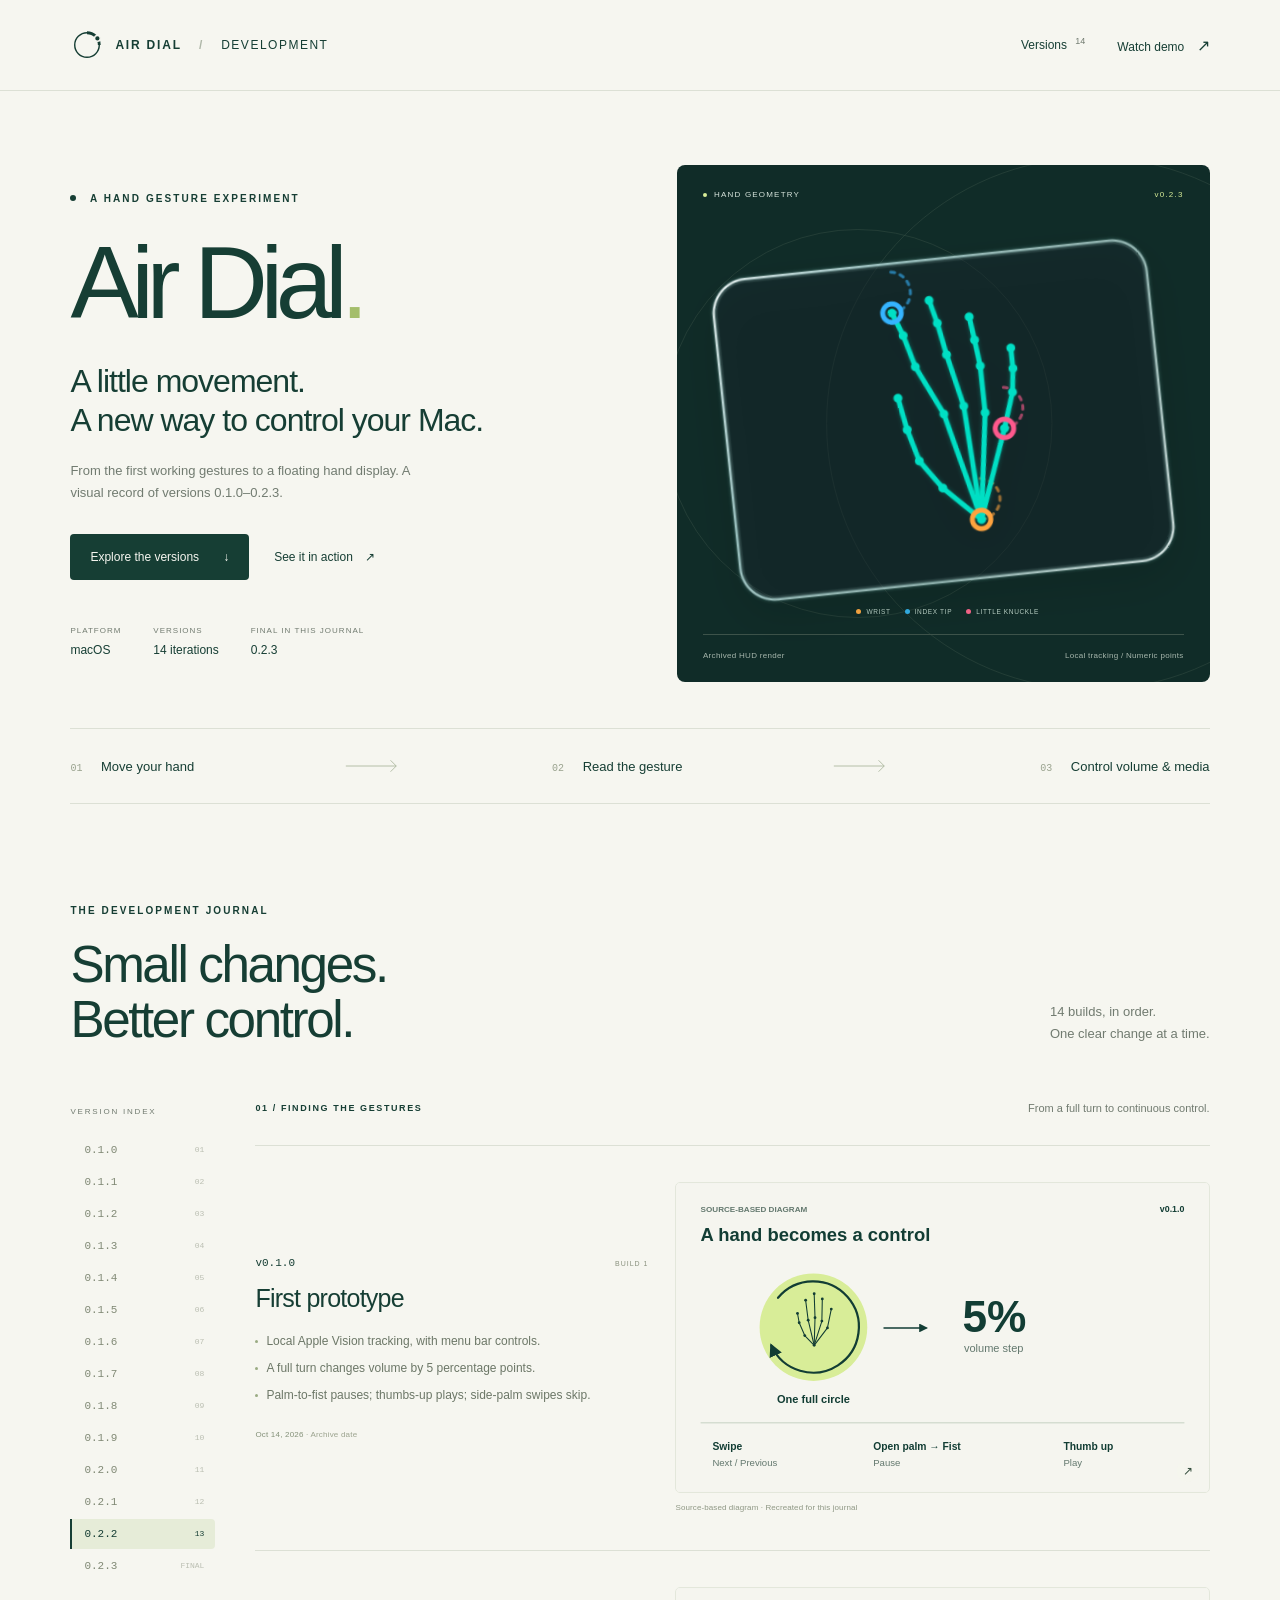
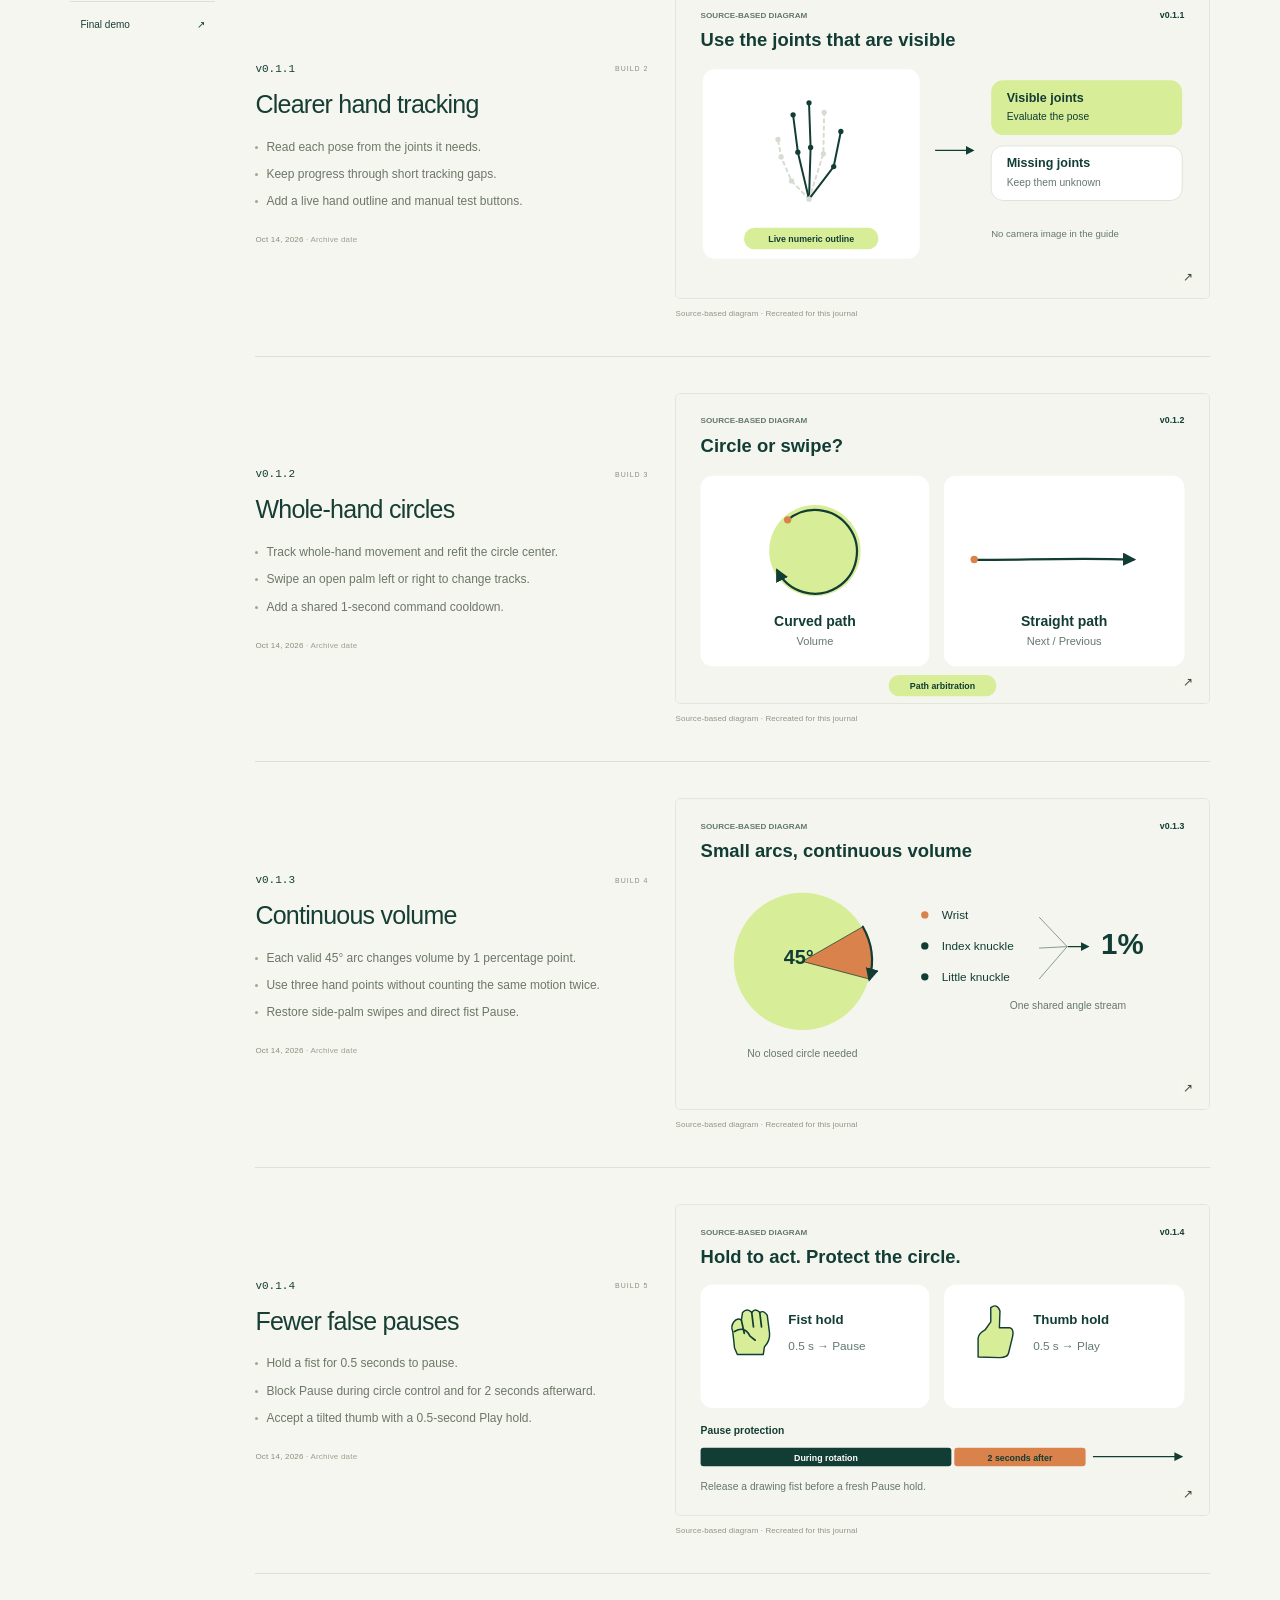
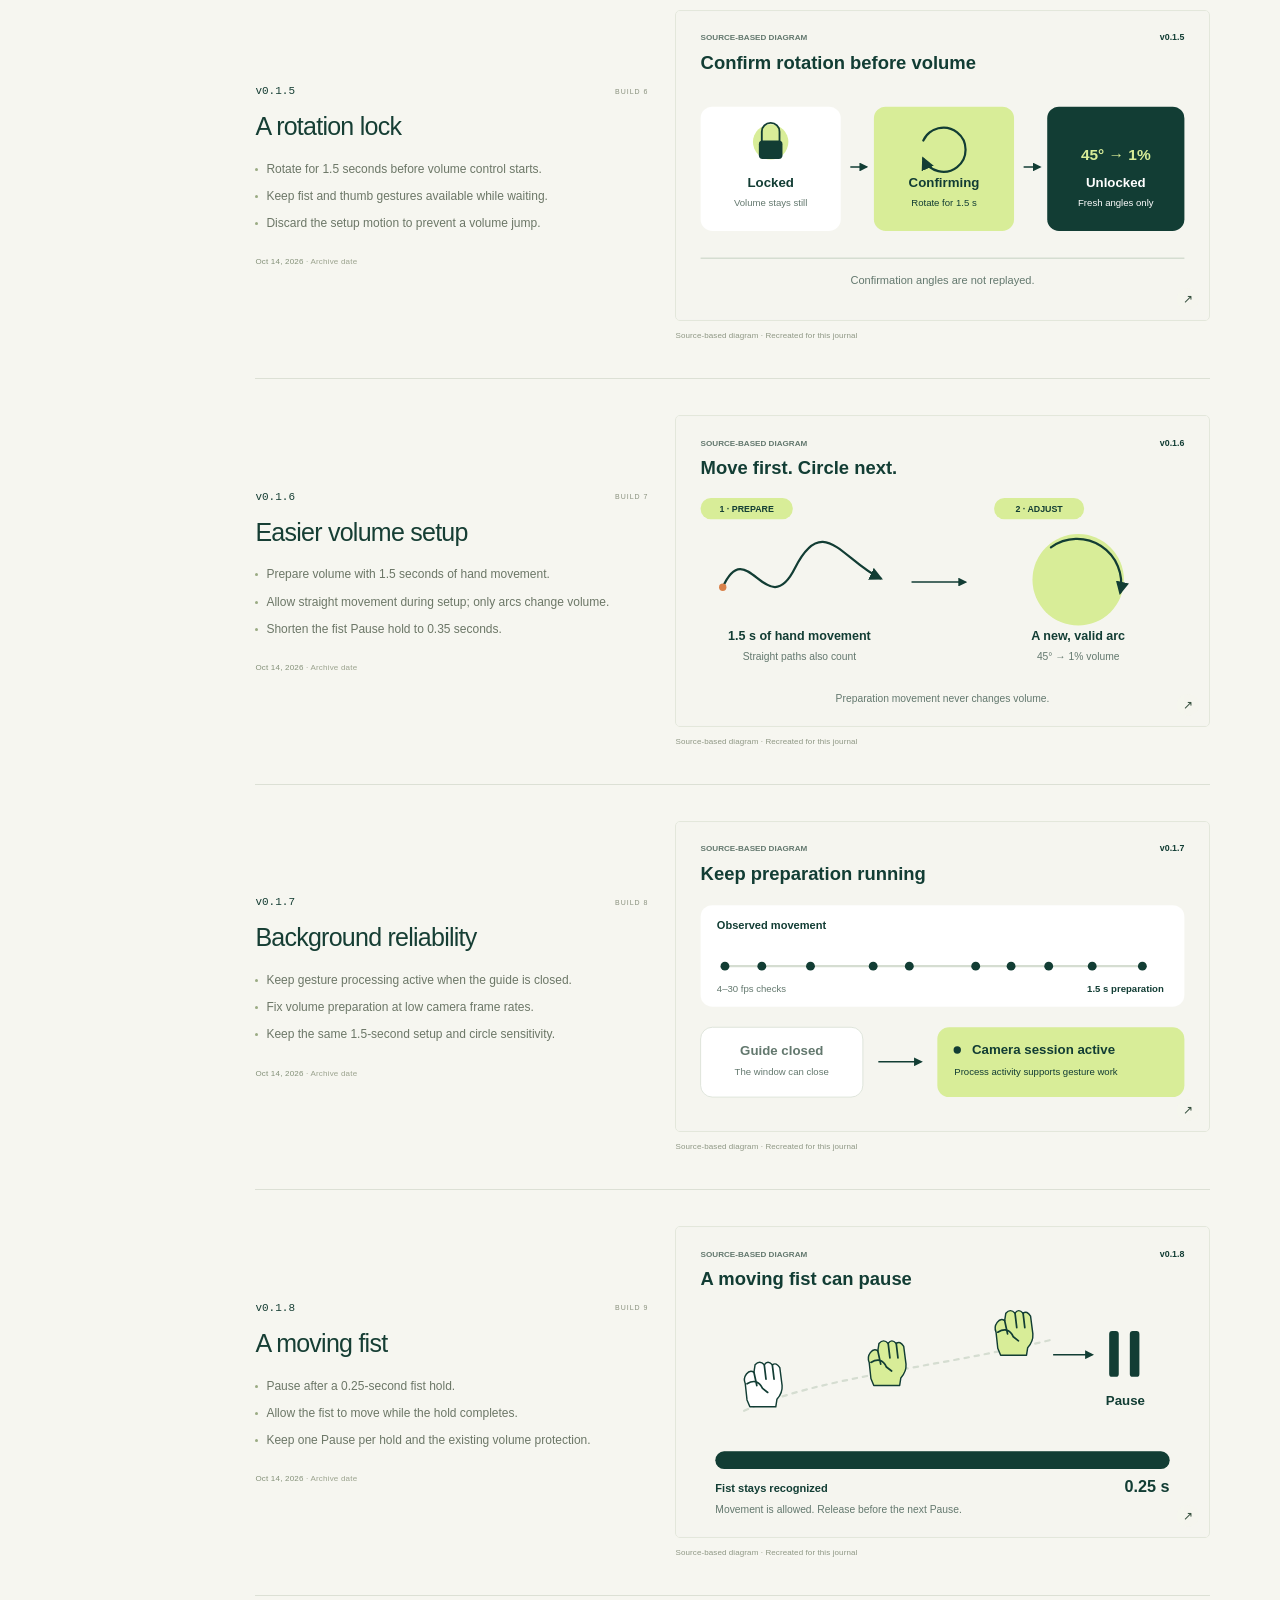
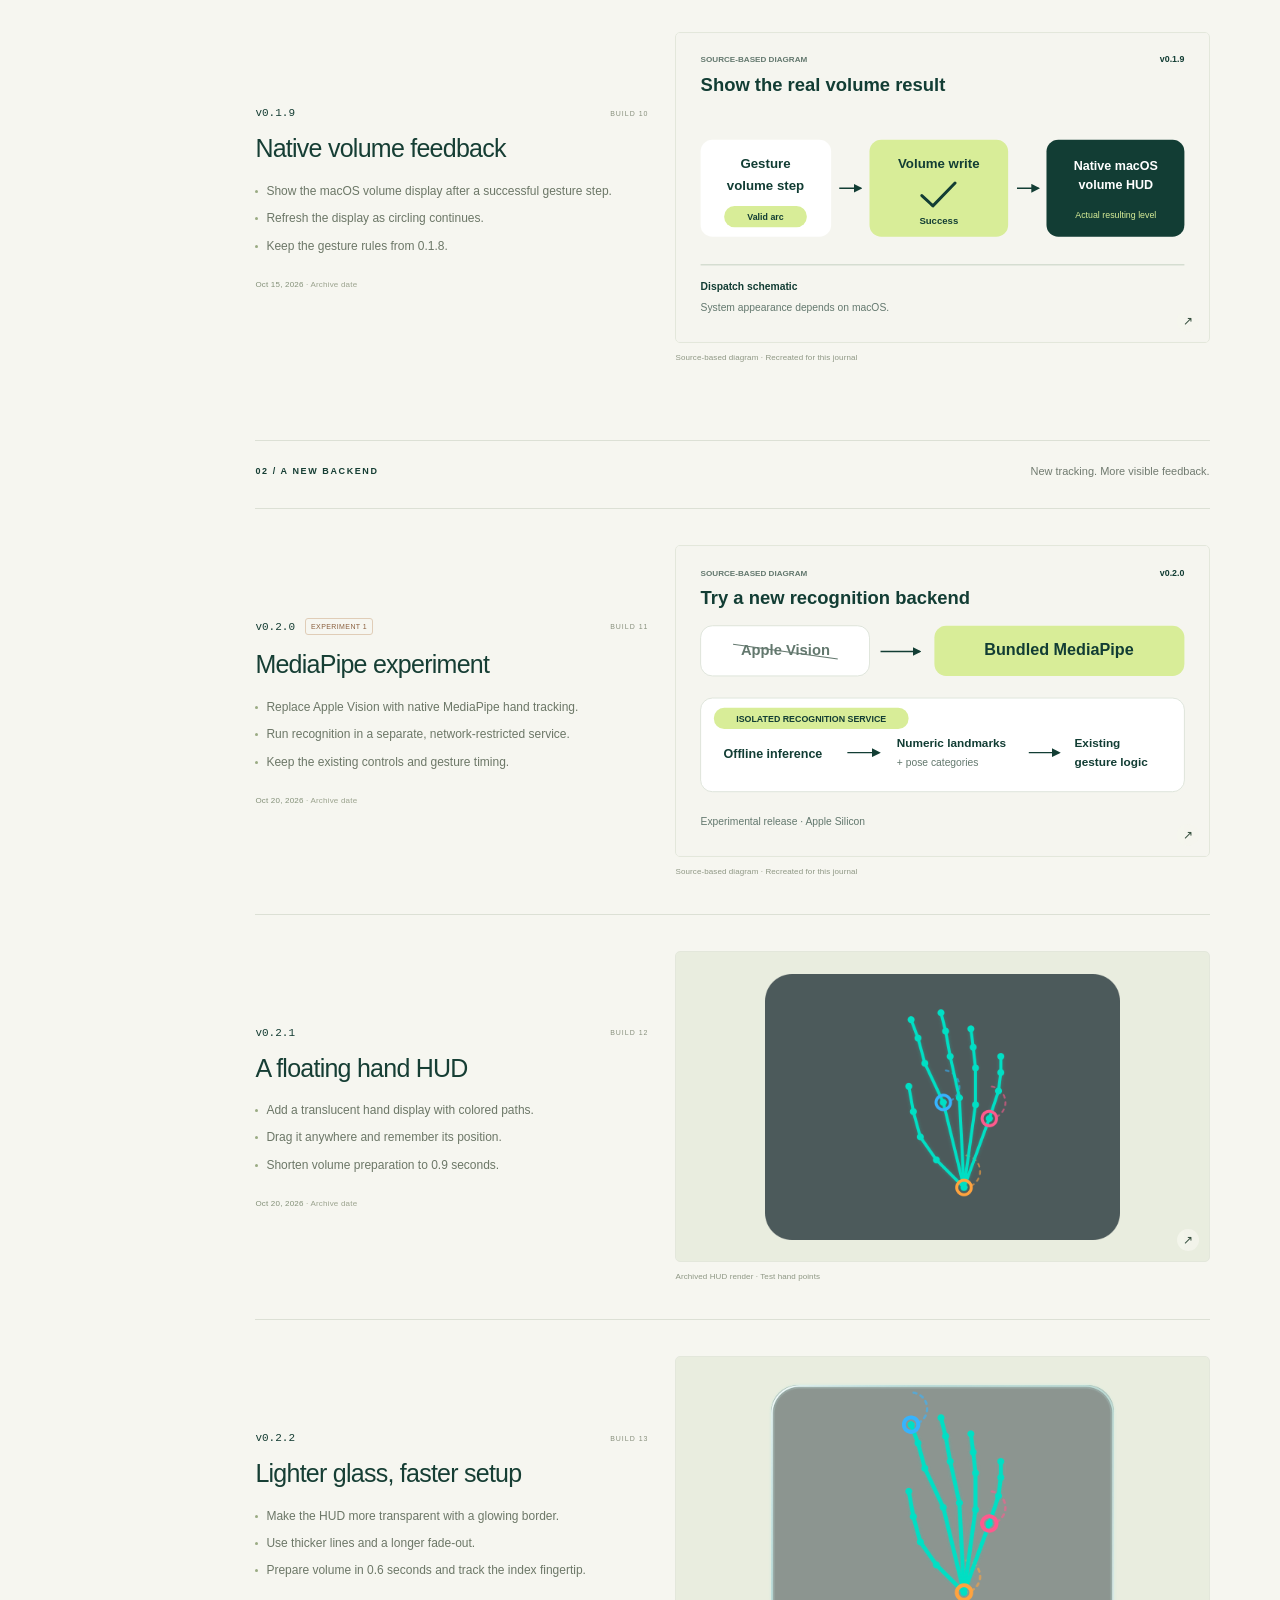
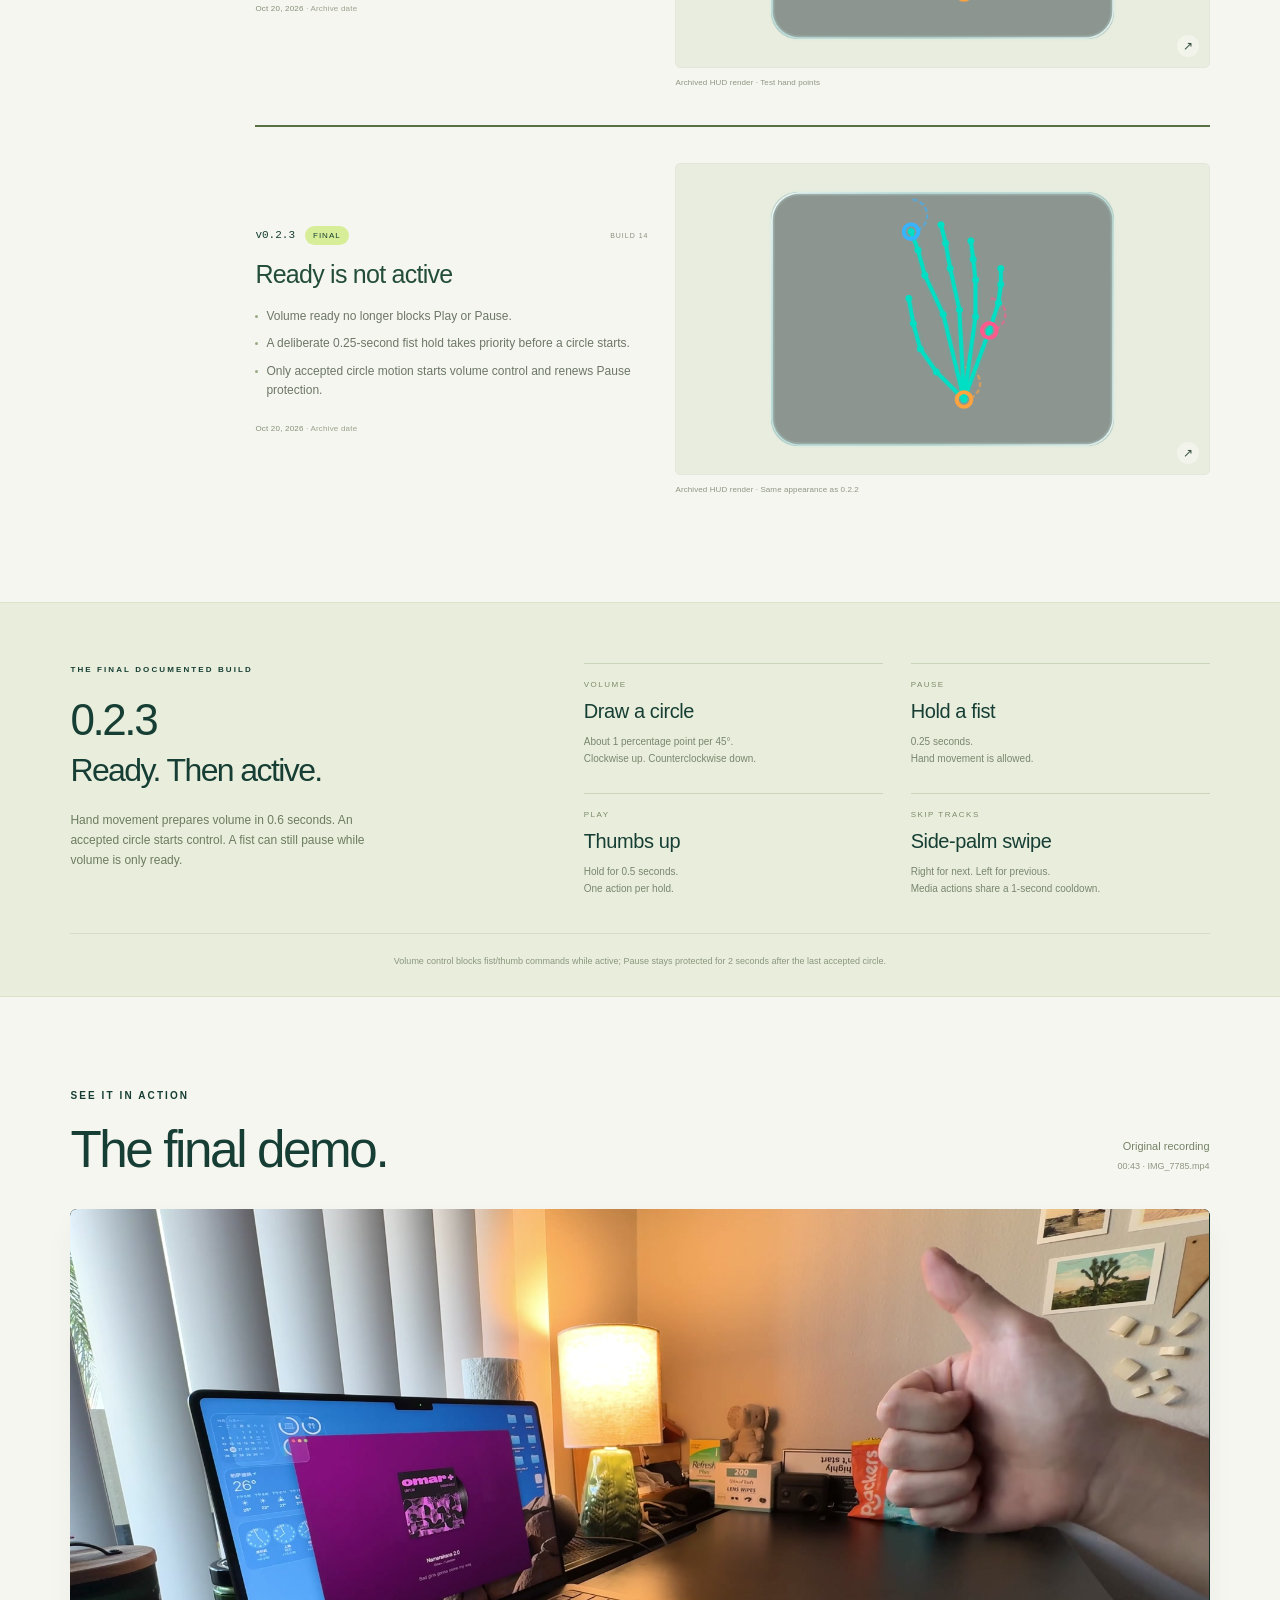
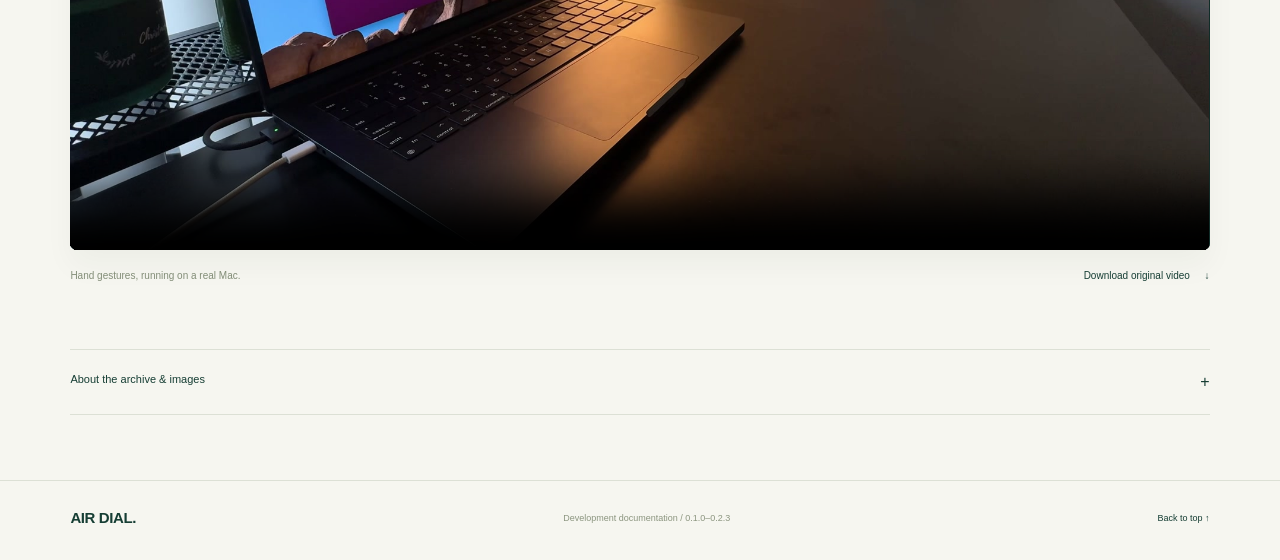
<file: Air-Dial-Documentation/index.html>
<!DOCTYPE html>
<html lang="en"><head><meta charset="utf-8"><meta name="viewport" content="width=device-width, initial-scale=1"><meta name="theme-color" content="#f6f6f0"><meta name="description" content="A visual development journal for Air Dial, from the first prototype to version 0.2.3."><title>Air Dial — Development Journal</title><link rel="stylesheet" href="styles.css"><script src="script.js" defer></script></head>
<body><a class="skip-link" href="#development">Skip to development</a>
<header class="site-header"><a class="brand" href="#top" aria-label="Air Dial home"><svg viewBox="0 0 36 36" aria-hidden="true"><circle cx="18" cy="18" r="13"/><path d="M18 5a13 13 0 0 1 13 13"/><circle cx="29" cy="11" r="3"/></svg><span>AIR DIAL<span class="brand-slash"> / </span><span class="brand-small">DEVELOPMENT</span></span></a><nav aria-label="Main navigation"><a href="#development">Versions <span>14</span></a><a href="#demo">Watch demo <b>↗</b></a></nav></header>
<main id="top"><section class="hero" aria-labelledby="hero-title"><div class="hero-copy"><p class="eyebrow"><span class="live-dot"></span> A HAND GESTURE EXPERIMENT</p><h1 id="hero-title">Air Dial<span class="title-period">.</span></h1><p class="hero-description">A little movement.<br>A new way to control your Mac.</p><p class="hero-subtitle">From the first working gestures to a floating hand display. A visual record of versions 0.1.0–0.2.3.</p><div class="hero-actions"><a class="button primary" href="#development">Explore the versions <span>↓</span></a><a class="text-link" href="#demo">See it in action <span>↗</span></a></div><div class="hero-specs"><div><span>PLATFORM</span><strong>macOS</strong></div><div><span>VERSIONS</span><strong>14 iterations</strong></div><div><span>FINAL IN THIS JOURNAL</span><strong>0.2.3</strong></div></div></div>
<div class="hero-visual"><div class="visual-top"><span><i></i> HAND GEOMETRY</span><span>v0.2.3</span></div><div class="orbit orbit-one"></div><div class="orbit orbit-two"></div><img class="hero-hand" src="assets/images/v0.2.3.png" alt="Final hand HUD render with a tracked skeleton and three colored reference points" width="472" height="354"><div class="visual-note"><span class="point orange"></span> WRIST <span class="point blue"></span> INDEX TIP <span class="point pink"></span> LITTLE KNUCKLE</div><div class="visual-bottom"><span>Archived HUD render</span><span>Local tracking / Numeric points</span></div></div></section>
<section class="principles" aria-label="Project overview"><p><span>01</span> Move your hand</p><svg viewBox="0 0 70 20" aria-hidden="true"><path d="M1 10h62m-7-7 7 7-7 7"/></svg><p><span>02</span> Read the gesture</p><svg viewBox="0 0 70 20" aria-hidden="true"><path d="M1 10h62m-7-7 7 7-7 7"/></svg><p><span>03</span> Control volume &amp; media</p></section>
<section class="development" id="development" aria-labelledby="development-title"><div class="section-heading"><div><p class="eyebrow">THE DEVELOPMENT JOURNAL</p><h2 id="development-title">Small changes.<br>Better control.</h2></div><p>14 builds, in order.<br>One clear change at a time.</p></div>
<div class="journal-layout"><aside class="version-sidebar"><p class="index-label">VERSION INDEX</p><nav aria-label="Version index"><a href="#v0-1-0" data-version="0.1.0"><span>0.1.0</span><i>01</i></a><a href="#v0-1-1" data-version="0.1.1"><span>0.1.1</span><i>02</i></a><a href="#v0-1-2" data-version="0.1.2"><span>0.1.2</span><i>03</i></a><a href="#v0-1-3" data-version="0.1.3"><span>0.1.3</span><i>04</i></a><a href="#v0-1-4" data-version="0.1.4"><span>0.1.4</span><i>05</i></a><a href="#v0-1-5" data-version="0.1.5"><span>0.1.5</span><i>06</i></a><a href="#v0-1-6" data-version="0.1.6"><span>0.1.6</span><i>07</i></a><a href="#v0-1-7" data-version="0.1.7"><span>0.1.7</span><i>08</i></a><a href="#v0-1-8" data-version="0.1.8"><span>0.1.8</span><i>09</i></a><a href="#v0-1-9" data-version="0.1.9"><span>0.1.9</span><i>10</i></a><a href="#v0-2-0" data-version="0.2.0"><span>0.2.0</span><i>11</i></a><a href="#v0-2-1" data-version="0.2.1"><span>0.2.1</span><i>12</i></a><a href="#v0-2-2" data-version="0.2.2"><span>0.2.2</span><i>13</i></a><a href="#v0-2-3" data-version="0.2.3"><span>0.2.3</span><i>FINAL</i></a></nav><a class="sidebar-demo" href="#demo">Final demo <span>↗</span></a></aside><div class="release-list"><div class="chapter-divider first"><span>01 / FINDING THE GESTURES</span><p>From a full turn to continuous control.</p></div><article class="release " id="v0-1-0" data-release="0.1.0">
    <div class="release-copy"><div class="release-meta"><span>v0.1.0</span><span class="build">BUILD 1</span></div>
    <h3>First prototype</h3><ul><li>Local Apple Vision tracking, with menu bar controls.</li><li>A full turn changes volume by 5 percentage points.</li><li>Palm-to-fist pauses; thumbs-up plays; side-palm swipes skip.</li></ul>
    <p class="archive-date">Oct 14, 2026 <span>· Archive date</span></p></div>
    <figure class="release-figure "><button class="image-button" type="button" data-image="assets/images/v0.1.0.svg" data-caption="v0.1.0 — Source-based diagram · Recreated for this journal" aria-label="Enlarge v0.1.0 diagram"><img src="assets/images/v0.1.0.svg" alt="Full turn → ±5% volume" width="720" height="420" loading="lazy"><span class="expand" aria-hidden="true">↗</span></button><figcaption>Source-based diagram · Recreated for this journal</figcaption></figure></article>
<article class="release " id="v0-1-1" data-release="0.1.1">
    <div class="release-copy"><div class="release-meta"><span>v0.1.1</span><span class="build">BUILD 2</span></div>
    <h3>Clearer hand tracking</h3><ul><li>Read each pose from the joints it needs.</li><li>Keep progress through short tracking gaps.</li><li>Add a live hand outline and manual test buttons.</li></ul>
    <p class="archive-date">Oct 14, 2026 <span>· Archive date</span></p></div>
    <figure class="release-figure "><button class="image-button" type="button" data-image="assets/images/v0.1.1.svg" data-caption="v0.1.1 — Source-based diagram · Recreated for this journal" aria-label="Enlarge v0.1.1 diagram"><img src="assets/images/v0.1.1.svg" alt="Visible joints → pose → command" width="720" height="420" loading="lazy"><span class="expand" aria-hidden="true">↗</span></button><figcaption>Source-based diagram · Recreated for this journal</figcaption></figure></article>
<article class="release " id="v0-1-2" data-release="0.1.2">
    <div class="release-copy"><div class="release-meta"><span>v0.1.2</span><span class="build">BUILD 3</span></div>
    <h3>Whole-hand circles</h3><ul><li>Track whole-hand movement and refit the circle center.</li><li>Swipe an open palm left or right to change tracks.</li><li>Add a shared 1-second command cooldown.</li></ul>
    <p class="archive-date">Oct 14, 2026 <span>· Archive date</span></p></div>
    <figure class="release-figure "><button class="image-button" type="button" data-image="assets/images/v0.1.2.svg" data-caption="v0.1.2 — Source-based diagram · Recreated for this journal" aria-label="Enlarge v0.1.2 diagram"><img src="assets/images/v0.1.2.svg" alt="Whole-hand circle → full turn → volume" width="720" height="420" loading="lazy"><span class="expand" aria-hidden="true">↗</span></button><figcaption>Source-based diagram · Recreated for this journal</figcaption></figure></article>
<article class="release " id="v0-1-3" data-release="0.1.3">
    <div class="release-copy"><div class="release-meta"><span>v0.1.3</span><span class="build">BUILD 4</span></div>
    <h3>Continuous volume</h3><ul><li>Each valid 45° arc changes volume by 1 percentage point.</li><li>Use three hand points without counting the same motion twice.</li><li>Restore side-palm swipes and direct fist Pause.</li></ul>
    <p class="archive-date">Oct 14, 2026 <span>· Archive date</span></p></div>
    <figure class="release-figure "><button class="image-button" type="button" data-image="assets/images/v0.1.3.svg" data-caption="v0.1.3 — Source-based diagram · Recreated for this journal" aria-label="Enlarge v0.1.3 diagram"><img src="assets/images/v0.1.3.svg" alt="45° arc → 1% volume" width="720" height="420" loading="lazy"><span class="expand" aria-hidden="true">↗</span></button><figcaption>Source-based diagram · Recreated for this journal</figcaption></figure></article>
<article class="release " id="v0-1-4" data-release="0.1.4">
    <div class="release-copy"><div class="release-meta"><span>v0.1.4</span><span class="build">BUILD 5</span></div>
    <h3>Fewer false pauses</h3><ul><li>Hold a fist for 0.5 seconds to pause.</li><li>Block Pause during circle control and for 2 seconds afterward.</li><li>Accept a tilted thumb with a 0.5-second Play hold.</li></ul>
    <p class="archive-date">Oct 14, 2026 <span>· Archive date</span></p></div>
    <figure class="release-figure "><button class="image-button" type="button" data-image="assets/images/v0.1.4.svg" data-caption="v0.1.4 — Source-based diagram · Recreated for this journal" aria-label="Enlarge v0.1.4 diagram"><img src="assets/images/v0.1.4.svg" alt="Circle control → 2s Pause protection" width="720" height="420" loading="lazy"><span class="expand" aria-hidden="true">↗</span></button><figcaption>Source-based diagram · Recreated for this journal</figcaption></figure></article>
<article class="release " id="v0-1-5" data-release="0.1.5">
    <div class="release-copy"><div class="release-meta"><span>v0.1.5</span><span class="build">BUILD 6</span></div>
    <h3>A rotation lock</h3><ul><li>Rotate for 1.5 seconds before volume control starts.</li><li>Keep fist and thumb gestures available while waiting.</li><li>Discard the setup motion to prevent a volume jump.</li></ul>
    <p class="archive-date">Oct 14, 2026 <span>· Archive date</span></p></div>
    <figure class="release-figure "><button class="image-button" type="button" data-image="assets/images/v0.1.5.svg" data-caption="v0.1.5 — Source-based diagram · Recreated for this journal" aria-label="Enlarge v0.1.5 diagram"><img src="assets/images/v0.1.5.svg" alt="Locked → 1.5s rotation → unlocked" width="720" height="420" loading="lazy"><span class="expand" aria-hidden="true">↗</span></button><figcaption>Source-based diagram · Recreated for this journal</figcaption></figure></article>
<article class="release " id="v0-1-6" data-release="0.1.6">
    <div class="release-copy"><div class="release-meta"><span>v0.1.6</span><span class="build">BUILD 7</span></div>
    <h3>Easier volume setup</h3><ul><li>Prepare volume with 1.5 seconds of hand movement.</li><li>Allow straight movement during setup; only arcs change volume.</li><li>Shorten the fist Pause hold to 0.35 seconds.</li></ul>
    <p class="archive-date">Oct 14, 2026 <span>· Archive date</span></p></div>
    <figure class="release-figure "><button class="image-button" type="button" data-image="assets/images/v0.1.6.svg" data-caption="v0.1.6 — Source-based diagram · Recreated for this journal" aria-label="Enlarge v0.1.6 diagram"><img src="assets/images/v0.1.6.svg" alt="1.5s hand motion → ready → valid arc" width="720" height="420" loading="lazy"><span class="expand" aria-hidden="true">↗</span></button><figcaption>Source-based diagram · Recreated for this journal</figcaption></figure></article>
<article class="release " id="v0-1-7" data-release="0.1.7">
    <div class="release-copy"><div class="release-meta"><span>v0.1.7</span><span class="build">BUILD 8</span></div>
    <h3>Background reliability</h3><ul><li>Keep gesture processing active when the guide is closed.</li><li>Fix volume preparation at low camera frame rates.</li><li>Keep the same 1.5-second setup and circle sensitivity.</li></ul>
    <p class="archive-date">Oct 14, 2026 <span>· Archive date</span></p></div>
    <figure class="release-figure "><button class="image-button" type="button" data-image="assets/images/v0.1.7.svg" data-caption="v0.1.7 — Source-based diagram · Recreated for this journal" aria-label="Enlarge v0.1.7 diagram"><img src="assets/images/v0.1.7.svg" alt="Guide closed → camera session stays active" width="720" height="420" loading="lazy"><span class="expand" aria-hidden="true">↗</span></button><figcaption>Source-based diagram · Recreated for this journal</figcaption></figure></article>
<article class="release " id="v0-1-8" data-release="0.1.8">
    <div class="release-copy"><div class="release-meta"><span>v0.1.8</span><span class="build">BUILD 9</span></div>
    <h3>A moving fist</h3><ul><li>Pause after a 0.25-second fist hold.</li><li>Allow the fist to move while the hold completes.</li><li>Keep one Pause per hold and the existing volume protection.</li></ul>
    <p class="archive-date">Oct 14, 2026 <span>· Archive date</span></p></div>
    <figure class="release-figure "><button class="image-button" type="button" data-image="assets/images/v0.1.8.svg" data-caption="v0.1.8 — Source-based diagram · Recreated for this journal" aria-label="Enlarge v0.1.8 diagram"><img src="assets/images/v0.1.8.svg" alt="Moving fist + 0.25s → Pause once" width="720" height="420" loading="lazy"><span class="expand" aria-hidden="true">↗</span></button><figcaption>Source-based diagram · Recreated for this journal</figcaption></figure></article>
<article class="release " id="v0-1-9" data-release="0.1.9">
    <div class="release-copy"><div class="release-meta"><span>v0.1.9</span><span class="build">BUILD 10</span></div>
    <h3>Native volume feedback</h3><ul><li>Show the macOS volume display after a successful gesture step.</li><li>Refresh the display as circling continues.</li><li>Keep the gesture rules from 0.1.8.</li></ul>
    <p class="archive-date">Oct 15, 2026 <span>· Archive date</span></p></div>
    <figure class="release-figure "><button class="image-button" type="button" data-image="assets/images/v0.1.9.svg" data-caption="v0.1.9 — Source-based diagram · Recreated for this journal" aria-label="Enlarge v0.1.9 diagram"><img src="assets/images/v0.1.9.svg" alt="Valid arc → volume step → native HUD" width="720" height="420" loading="lazy"><span class="expand" aria-hidden="true">↗</span></button><figcaption>Source-based diagram · Recreated for this journal</figcaption></figure></article>
<div class="chapter-divider"><span>02 / A NEW BACKEND</span><p>New tracking. More visible feedback.</p></div>
<article class="release " id="v0-2-0" data-release="0.2.0">
    <div class="release-copy"><div class="release-meta"><span>v0.2.0</span> <span class="experiment">EXPERIMENT 1</span><span class="build">BUILD 11</span></div>
    <h3>MediaPipe experiment</h3><ul><li>Replace Apple Vision with native MediaPipe hand tracking.</li><li>Run recognition in a separate, network-restricted service.</li><li>Keep the existing controls and gesture timing.</li></ul>
    <p class="archive-date">Oct 20, 2026 <span>· Archive date</span></p></div>
    <figure class="release-figure "><button class="image-button" type="button" data-image="assets/images/v0.2.0.svg" data-caption="v0.2.0 — Source-based diagram · Recreated for this journal" aria-label="Enlarge v0.2.0 diagram"><img src="assets/images/v0.2.0.svg" alt="Camera → MediaPipe service → numeric hand points → app" width="720" height="420" loading="lazy"><span class="expand" aria-hidden="true">↗</span></button><figcaption>Source-based diagram · Recreated for this journal</figcaption></figure></article>
<article class="release " id="v0-2-1" data-release="0.2.1">
    <div class="release-copy"><div class="release-meta"><span>v0.2.1</span><span class="build">BUILD 12</span></div>
    <h3>A floating hand HUD</h3><ul><li>Add a translucent hand display with colored paths.</li><li>Drag it anywhere and remember its position.</li><li>Shorten volume preparation to 0.9 seconds.</li></ul>
    <p class="archive-date">Oct 20, 2026 <span>· Archive date</span></p></div>
    <figure class="release-figure hud-figure"><button class="image-button" type="button" data-image="assets/images/v0.2.1.png" data-caption="v0.2.1 — Archived HUD render · Test hand points" aria-label="Enlarge v0.2.1 diagram"><img src="assets/images/v0.2.1.png" alt="Archived 0.2.1 HUD renderer preview: tracked hand skeleton and colored reference points" width="472" height="354" loading="lazy"><span class="expand" aria-hidden="true">↗</span></button><figcaption>Archived HUD render · Test hand points</figcaption></figure></article>
<article class="release " id="v0-2-2" data-release="0.2.2">
    <div class="release-copy"><div class="release-meta"><span>v0.2.2</span><span class="build">BUILD 13</span></div>
    <h3>Lighter glass, faster setup</h3><ul><li>Make the HUD more transparent with a glowing border.</li><li>Use thicker lines and a longer fade-out.</li><li>Prepare volume in 0.6 seconds and track the index fingertip.</li></ul>
    <p class="archive-date">Oct 20, 2026 <span>· Archive date</span></p></div>
    <figure class="release-figure hud-figure"><button class="image-button" type="button" data-image="assets/images/v0.2.2.png" data-caption="v0.2.2 — Archived HUD render · Test hand points" aria-label="Enlarge v0.2.2 diagram"><img src="assets/images/v0.2.2.png" alt="Archived 0.2.2 HUD renderer preview: tracked hand skeleton and colored reference points" width="472" height="354" loading="lazy"><span class="expand" aria-hidden="true">↗</span></button><figcaption>Archived HUD render · Test hand points</figcaption></figure></article>
<article class="release release-final" id="v0-2-3" data-release="0.2.3">
    <div class="release-copy"><div class="release-meta"><span>v0.2.3</span> <span class="pill tiny">FINAL</span><span class="build">BUILD 14</span></div>
    <h3>Ready is not active</h3><ul><li>Volume ready no longer blocks Play or Pause.</li><li>A deliberate 0.25-second fist hold takes priority before a circle starts.</li><li>Only accepted circle motion starts volume control and renews Pause protection.</li></ul>
    <p class="archive-date">Oct 20, 2026 <span>· Archive date</span></p></div>
    <figure class="release-figure hud-figure"><button class="image-button" type="button" data-image="assets/images/v0.2.3.png" data-caption="v0.2.3 — Archived HUD render · Same appearance as 0.2.2" aria-label="Enlarge v0.2.3 diagram"><img src="assets/images/v0.2.3.png" alt="Archived 0.2.3 HUD renderer preview: tracked hand skeleton and colored reference points" width="472" height="354" loading="lazy"><span class="expand" aria-hidden="true">↗</span></button><figcaption>Archived HUD render · Same appearance as 0.2.2</figcaption></figure></article></div></div></section>
<section class="final-rules" aria-labelledby="final-title"><div class="final-intro"><p class="eyebrow">THE FINAL DOCUMENTED BUILD</p><h2 id="final-title">0.2.3<br><span>Ready. Then active.</span></h2><p>Hand movement prepares volume in 0.6 seconds. An accepted circle starts control. A fist can still pause while volume is only ready.</p></div><div class="rule-grid"><div class="rule"><span>VOLUME</span><strong>Draw a circle</strong><p>About 1 percentage point per 45°.<br>Clockwise up. Counterclockwise down.</p></div><div class="rule"><span>PAUSE</span><strong>Hold a fist</strong><p>0.25 seconds.<br>Hand movement is allowed.</p></div><div class="rule"><span>PLAY</span><strong>Thumbs up</strong><p>Hold for 0.5 seconds.<br>One action per hold.</p></div><div class="rule"><span>SKIP TRACKS</span><strong>Side-palm swipe</strong><p>Right for next. Left for previous.<br>Media actions share a 1-second cooldown.</p></div></div><p class="final-footnote">Volume control blocks fist/thumb commands while active; Pause stays protected for 2 seconds after the last accepted circle.</p></section>
<section class="demo" id="demo" aria-labelledby="demo-title"><div class="demo-heading"><div><p class="eyebrow">SEE IT IN ACTION</p><h2 id="demo-title">The final demo.</h2></div><p>Original recording<br><span>00:43 · IMG_7785.mp4</span></p></div><div class="video-frame"><video controls playsinline preload="metadata" poster="assets/images/demo-poster.jpg" aria-label="Air Dial final product demonstration"><source src="assets/video/demo.mp4" type="video/mp4"><p>Your browser cannot play this video. <a href="assets/video/IMG_7785.mp4">Open the original recording</a>.</p></video></div><div class="demo-caption"><span>Hand gestures, running on a real Mac.</span><a href="assets/video/IMG_7785.mp4" download>Download original video <span>↓</span></a></div></section>
<section class="archive-notes"><details><summary>About the archive &amp; images <span>+</span></summary><div class="notes-body"><p>This journal ends at 0.2.3, treated as the final version for this project. The surviving 0.2.0 build is the MediaPipe experiment.</p><p>Every version has source evidence. No early screenshots were found, so versions 0.1.0–0.2.0 use new source-based diagrams. Versions 0.2.1–0.2.3 use archived HUD renders with test hand points. The 0.2.2 and 0.2.3 renders are identical.</p><p>Dates follow local archive files. The final build targets Apple Silicon and macOS 13+. Player routing and full-screen overlay behavior still have limits in the source notes.</p><a href="data/sources.json">View the source index and file checksums ↗</a></div></details></section></main>
<footer><a class="footer-brand" href="#top">AIR DIAL.</a><span>Development documentation / 0.1.0–0.2.3</span><a href="#top">Back to top ↑</a></footer>
<dialog id="image-dialog" aria-label="Enlarged development image"><button id="close-dialog" aria-label="Close image">Close <span>×</span></button><img id="dialog-image" alt=""><p id="dialog-caption"></p></dialog></body></html>
</file>
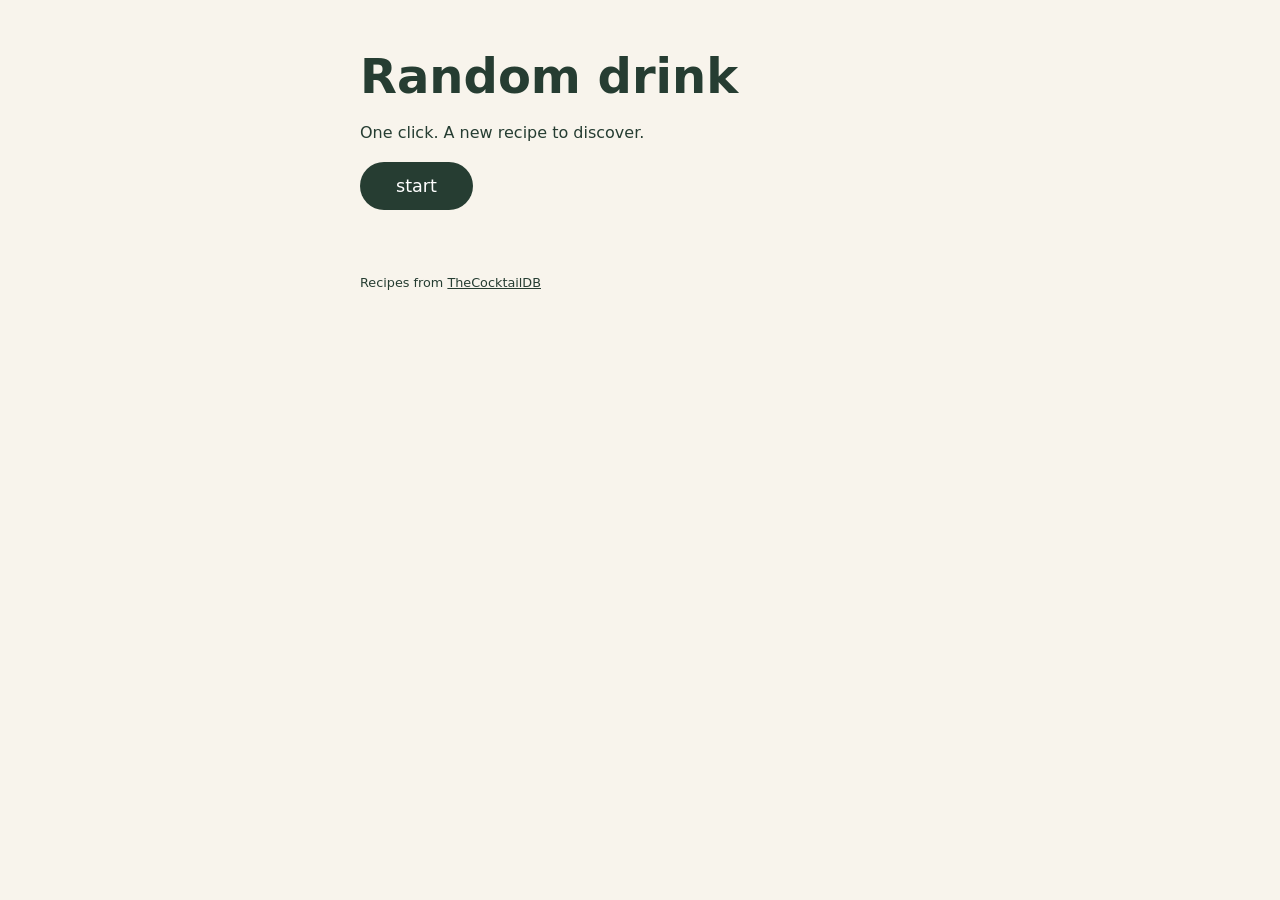
<file: rubegoldberg/index.html>
<!DOCTYPE html>
<html lang="en">
<head>
  <meta charset="UTF-8">
  <meta name="viewport" content="width=device-width, initial-scale=1.0">
  <title>Random Drink</title>
  <style>
    * { box-sizing: border-box; }
    body {
      margin: 0;
      min-height: 100vh;
      padding: 48px 24px;
      background: #f8f4ec;
      color: #263d32;
      font-family: system-ui, sans-serif;
    }
    main { width: 100%; max-width: 560px; margin: 0 auto; }
    h1 { margin: 0 0 12px; font-size: clamp(2rem, 7vw, 3rem); }
    p { line-height: 1.6; }
    button {
      padding: 14px 36px;
      border: 0;
      border-radius: 999px;
      background: #263d32;
      color: white;
      font: inherit;
      font-size: 1.1rem;
      cursor: pointer;
    }
    button:hover { background: #3c5b48; }
    button:focus-visible { outline: 3px solid #bd681f; outline-offset: 4px; }
    button:disabled { opacity: 0.6; cursor: wait; }
    #status { min-height: 1.6em; }
    article { padding: 24px; background: white; border-radius: 20px; }
    img { display: block; width: 100%; border-radius: 12px; }
    h2 { font-size: 1.8rem; }
    li { padding-bottom: 6px; }
    #instructions { white-space: pre-line; }
    #apod { margin-top: 32px; padding-top: 24px; border-top: 1px solid #ddd; }
    #apod h3 { margin-top: 0; }
    #apod-image { margin-top: 16px; }
    #apod-credit { font-size: 0.85rem; }
    footer { margin-top: 24px; font-size: 0.8rem; }
    a { color: inherit; }
  </style>
</head>
<body>
  <main>
    <h1>Random drink</h1>
    <p>One click. A new recipe to discover.</p>
    <button id="start" type="button">start</button>
    <p id="status" role="status" aria-live="polite"></p>

    <article id="drink" aria-label="Drink recipe" hidden>
      <img id="photo" alt="" hidden>
      <h2 id="name"></h2>
      <p id="details"></p>
      <h3>Ingredients</h3>
      <ul id="ingredients"></ul>
      <h3>Instructions</h3>
      <p id="instructions"></p>

      <section id="apod" aria-label="Astronomy Picture of the Day" hidden>
        <h3>Astronomy Picture of the Day</h3>
        <p id="apod-date"></p>
        <h4 id="apod-title"></h4>
        <img id="apod-image" alt="" hidden>
        <p id="apod-message"></p>
        <p id="apod-credit"></p>
        <a id="apod-link" href="" target="_blank" rel="noopener noreferrer" hidden>View on NASA</a>
      </section>
    </article>

    <footer>Recipes from <a href="https://www.thecocktaildb.com/">TheCocktailDB</a></footer>
  </main>

  <script>
    const startButton = document.getElementById('start');
    const status = document.getElementById('status');
    const drinkCard = document.getElementById('drink');
    const apodSection = document.getElementById('apod');

    startButton.addEventListener('click', async () => {
      startButton.disabled = true;
      status.textContent = 'Finding a random drink…';
      drinkCard.hidden = true;
      apodSection.hidden = true;

      const controller = new AbortController();
      const timeout = setTimeout(() => controller.abort(), 15000);

      try {
        // TheCocktailDB's development/educational key is "1".
        const response = await fetch(
          'https://www.thecocktaildb.com/api/json/v1/1/random.php',
          { signal: controller.signal }
        );

        if (!response.ok) throw new Error('The API request failed.');

        const data = await response.json();
        const drink = data.drinks?.[0];
        if (!drink?.strDrink) throw new Error('No drink was returned.');

        document.getElementById('name').textContent = drink.strDrink;
        document.getElementById('details').textContent =
          [drink.strCategory, drink.strAlcoholic, drink.strGlass].filter(Boolean).join(' · ');
        document.getElementById('instructions').textContent =
          drink.strInstructions || 'No instructions available.';

        const photo = document.getElementById('photo');
        photo.hidden = true;
        photo.onload = () => { photo.hidden = false; };
        photo.onerror = () => { photo.hidden = true; };
        photo.removeAttribute('src');
        photo.alt = drink.strDrink;
        if (drink.strDrinkThumb) photo.src = drink.strDrinkThumb;

        const ingredients = document.getElementById('ingredients');
        ingredients.replaceChildren();
        for (let i = 1; i <= 15; i++) {
          const ingredient = drink[`strIngredient${i}`]?.trim();
          const measure = drink[`strMeasure${i}`]?.trim();
          if (ingredient) {
            const item = document.createElement('li');
            item.textContent = [measure, ingredient].filter(Boolean).join(' ');
            ingredients.appendChild(item);
          }
        }

        drinkCard.hidden = false;
        const date = drink.dateModified?.match(/^(\d{4}-\d{2}-\d{2})/)?.[1];
        if (!date) {
          status.textContent = 'Your random drink is ready. No modification date was provided for its astronomy picture.';
          return;
        }

        status.textContent = `Drink ready. Finding NASA’s picture for ${date}…`;
        const apodMessage = document.getElementById('apod-message');
        const apodImage = document.getElementById('apod-image');
        const apodLink = document.getElementById('apod-link');
        document.getElementById('apod-date').textContent = date;
        document.getElementById('apod-title').textContent = '';
        document.getElementById('apod-credit').textContent = '';
        apodMessage.textContent = '';
        apodImage.hidden = true;
        apodImage.removeAttribute('src');
        apodLink.hidden = true;
        apodLink.removeAttribute('href');
        apodSection.hidden = false;

        try {
          // NASA's WordPress APOD API identifies an entry by its YYMMDD path.
          const apodId = date.slice(2).replaceAll('-', '');
          console.log(`Fetching NASA APOD for ${date} (id: ${apodId})…`);
          const apodResponse = await fetch(
            `https://science.nasa.gov/wp-json/wp/v2/apod-basic/${apodId}`,
            { signal: controller.signal }
          );
          if (!apodResponse.ok) throw new Error('The NASA APOD request failed.');

          const apod = await apodResponse.json();
          if (apod.date !== date) throw new Error('NASA returned a different date.');
          document.getElementById('apod-title').textContent = apod.title || '';
          const credit = apod.copyright || apod.credit || '';
          const creditText = new DOMParser().parseFromString(credit, 'text/html').body.textContent.trim();
          document.getElementById('apod-credit').textContent =
            creditText ? `Credit: ${creditText}` : '';

          const pageUrl = apod.permalink || apod.url;
          if (pageUrl) {
            apodLink.href = pageUrl;
            apodLink.hidden = false;
          }

          if (apod.media_type === 'image' && apod.hdurl) {
            apodImage.alt = apod.alt || apod.title || `Astronomy picture for ${date}`;
            apodImage.onload = () => { apodImage.hidden = false; };
            apodImage.onerror = () => {
              apodImage.hidden = true;
              apodMessage.textContent = 'The astronomy image could not be displayed. View it on NASA instead.';
            };
            apodImage.src = apod.hdurl;
          } else {
            apodMessage.textContent = 'NASA has no still image for this date. View the APOD entry on NASA.';
          }
          status.textContent = 'Your random drink is ready. Click start for another.';
        } catch (error) {
          apodMessage.textContent = 'Could not load NASA’s picture for this date.';
          status.textContent = 'Your random drink is ready. Click start for another.';
          console.error(error);
        }
      } catch (error) {
        status.textContent = 'Could not load a drink. Please click start to try again.';
        console.error(error);
      } finally {
        clearTimeout(timeout);
        startButton.disabled = false;
      }
    });
  </script>
</body>
</html>
</file>
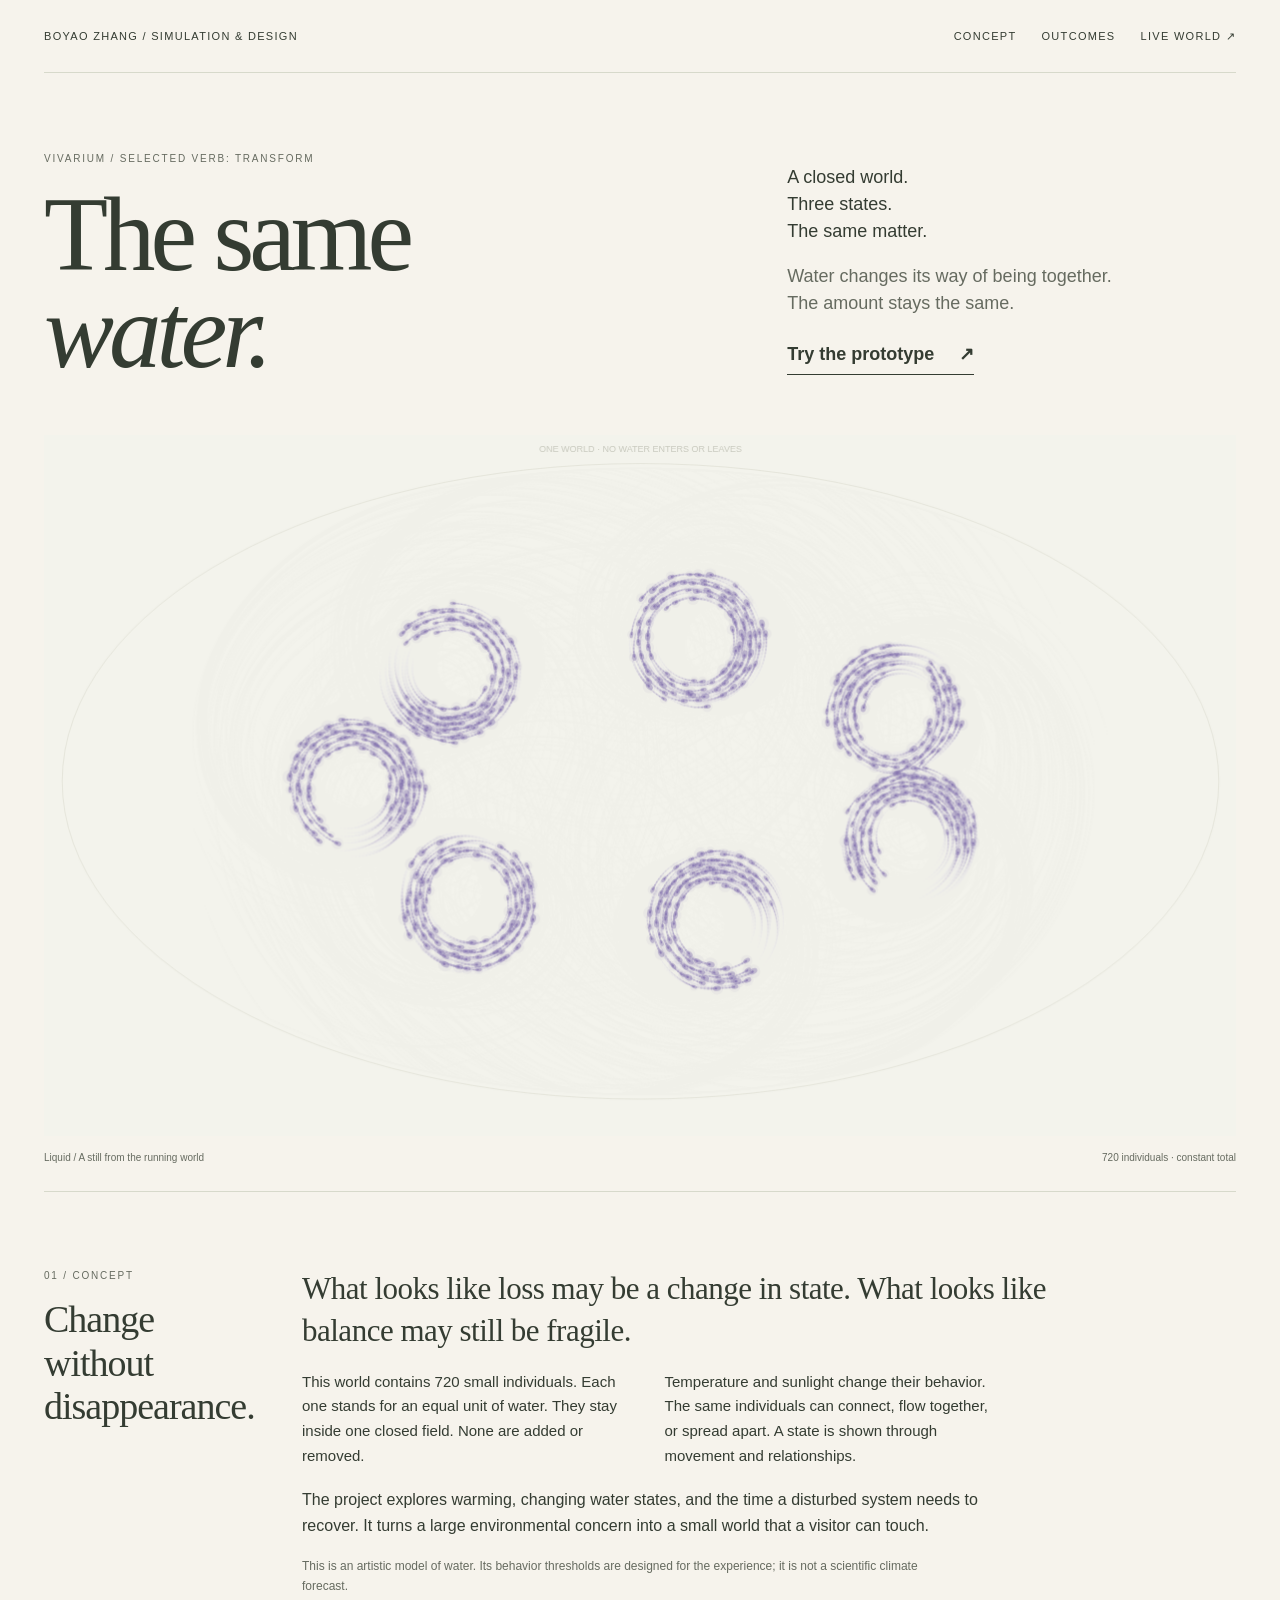
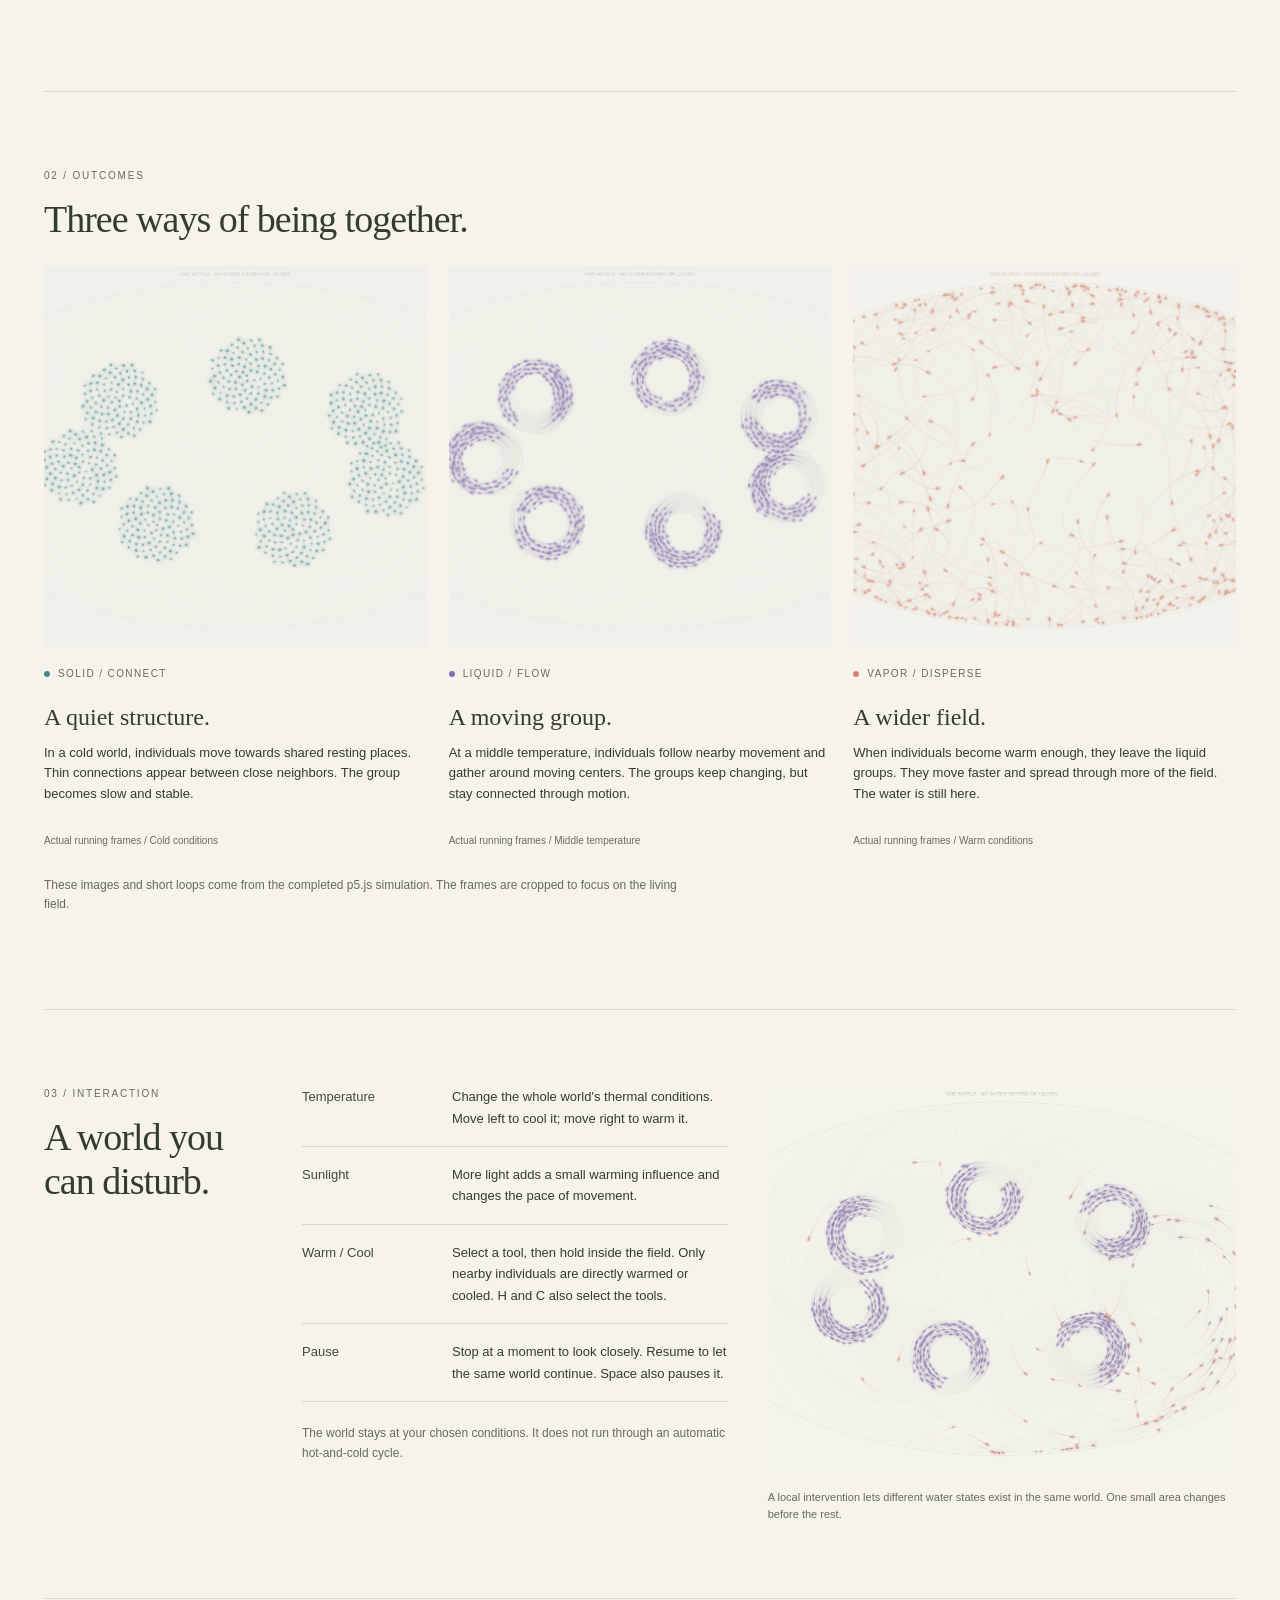
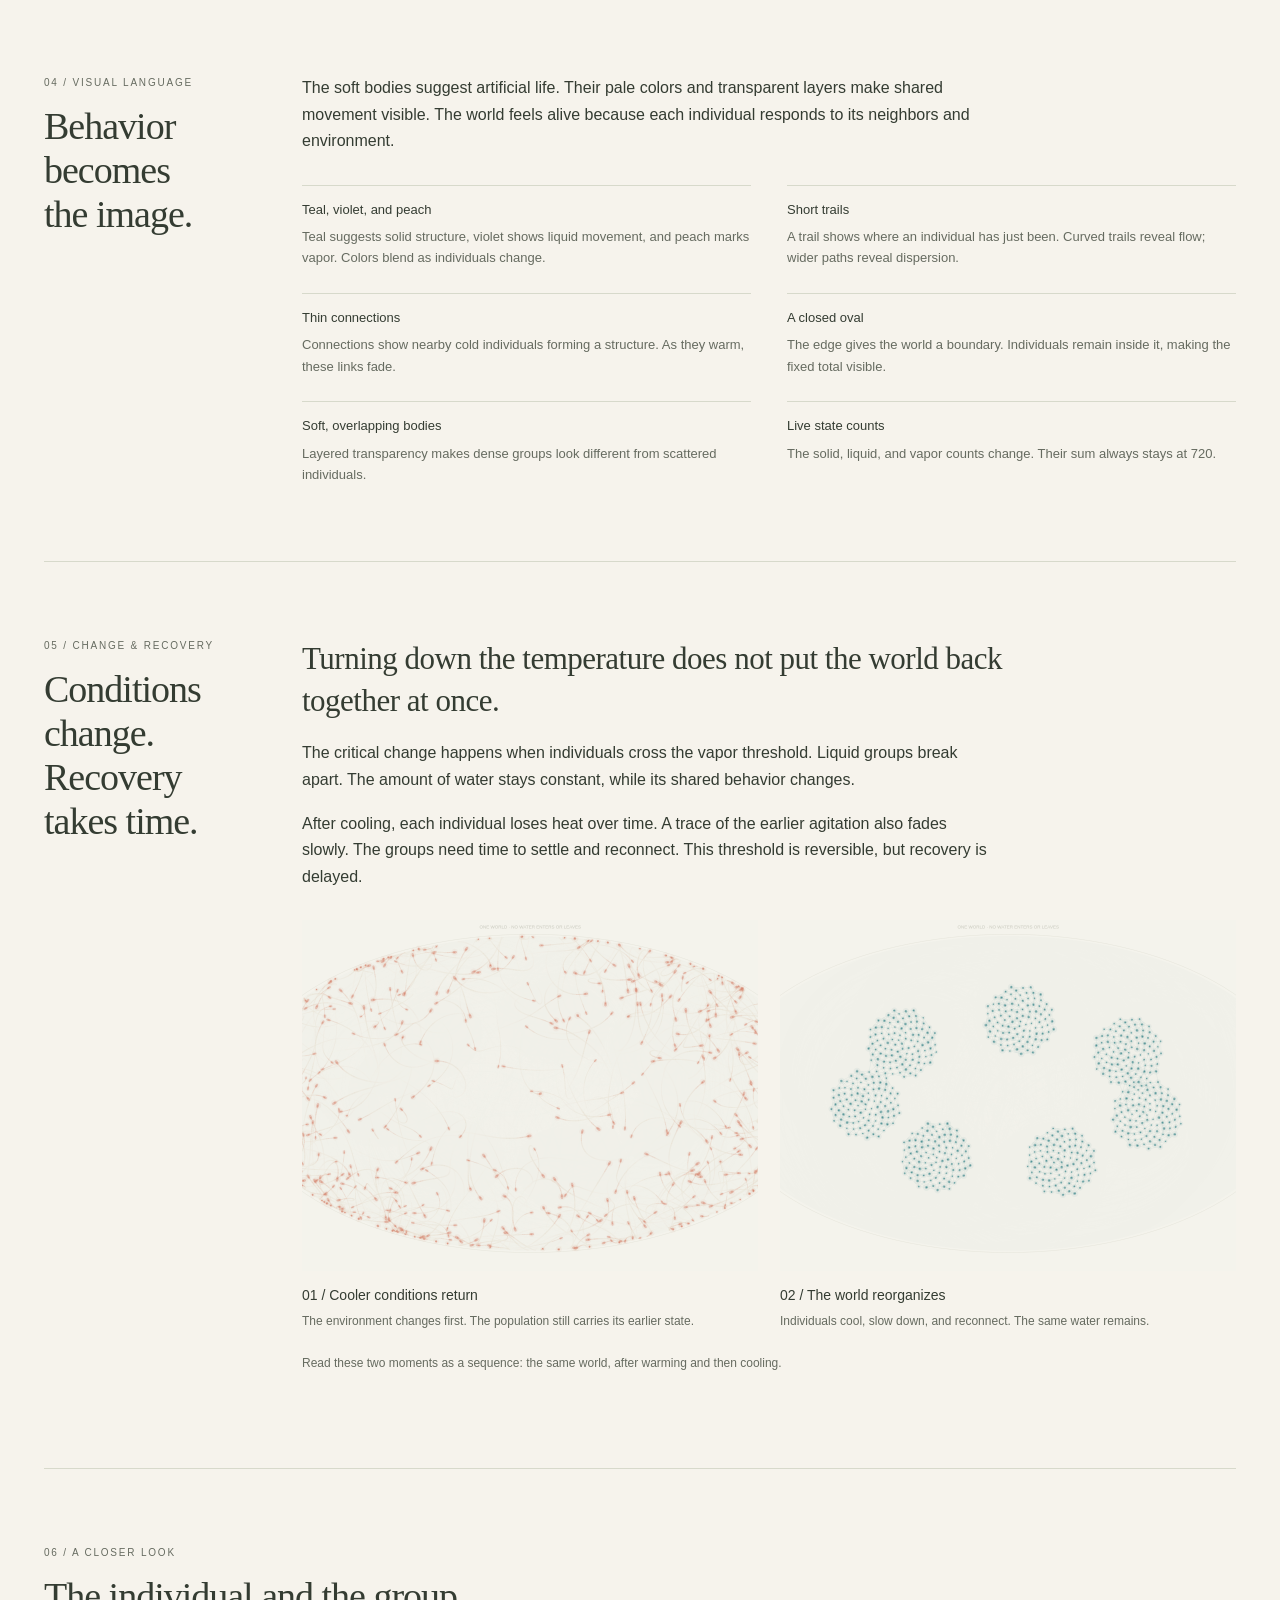
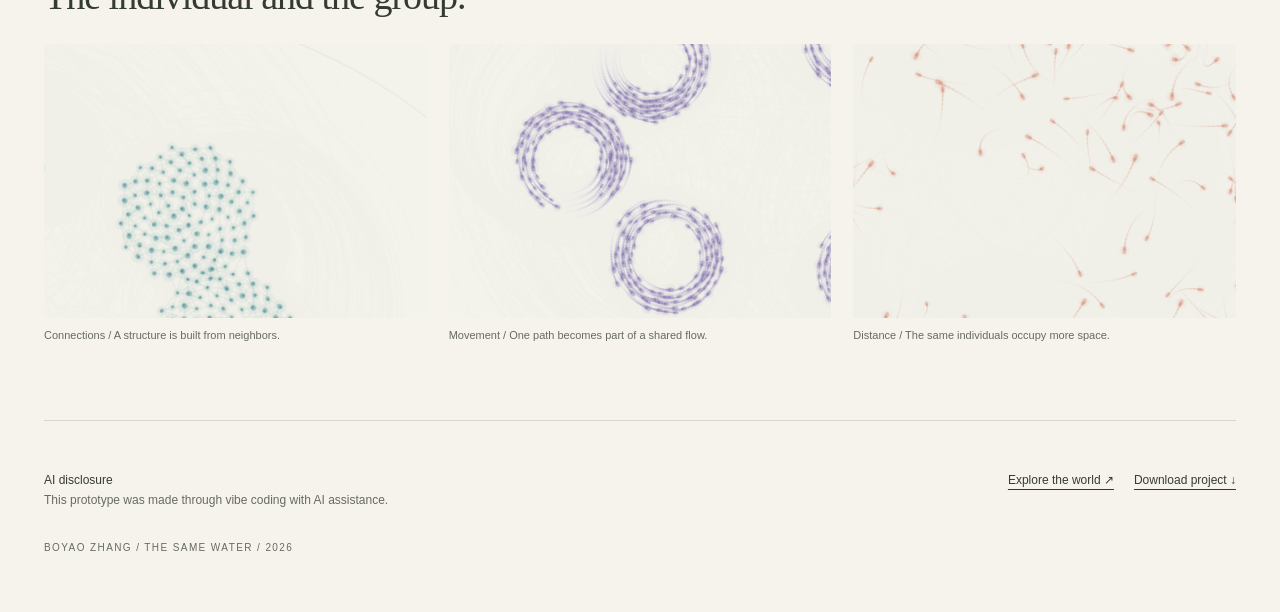
<file: the-same-water/index.html>
<!doctype html>
<html lang="en"><head><meta charset="utf-8"><meta name="viewport" content="width=device-width,initial-scale=1"><title>The Same Water — Documentation</title><meta name="description" content="A p5.js vivarium about water, shared behavior, changing states and slow recovery. Design documentation by Boyao Zhang."><link rel="stylesheet" href="style.css"></head>
<body><div class="wrap">
<header><span>Boyao Zhang / Simulation &amp; Design</span><nav aria-label="Page sections"><a href="#concept">Concept</a><a href="#outcomes">Outcomes</a><a href="sketch.html">Live world ↗</a></nav></header>
<main>
<div class="hero"><div class="hero-text"><div><div class="eyebrow">Vivarium / Selected verb: Transform</div><h1>The same<br><em>water.</em></h1></div><div class="hero-intro"><p>A closed world.<br>Three states.<br>The same matter.</p><p class="note">Water changes its way of being together. The amount stays the same.</p><a class="action" href="sketch.html">Try the prototype <span aria-hidden="true">↗</span></a></div></div><img class="hero-image" src="assets/liquid.png" alt="Soft violet individuals move in curved groups inside a closed oval field."><div class="hero-caption"><span>Liquid / A still from the running world</span><span>720 individuals · constant total</span></div></div>
<section id="concept"><div class="section-grid"><aside><div class="section-number">01 / Concept</div><h2>Change without<br>disappearance.</h2></aside><div><p class="large">What looks like loss may be a change in state. What looks like balance may still be fragile.</p><div class="two-col copy"><p>This world contains 720 small individuals. Each one stands for an equal unit of water. They stay inside one closed field. None are added or removed.</p><p>Temperature and sunlight change their behavior. The same individuals can connect, flow together, or spread apart. A state is shown through movement and relationships.</p></div><p class="copy">The project explores warming, changing water states, and the time a disturbed system needs to recover. It turns a large environmental concern into a small world that a visitor can touch.</p><p class="note">This is an artistic model of water. Its behavior thresholds are designed for the experience; it is not a scientific climate forecast.</p></div></div></section>
<section id="outcomes"><div class="section-number">02 / Outcomes</div><h2>Three ways of being together.</h2><div class="state-grid">
<figure><img src="assets/solid-motion.gif" alt="A pale teal population slowly settles into connected groups."><div class="state-tag solid"><i></i>Solid / Connect</div><h3>A quiet structure.</h3><p>In a cold world, individuals move towards shared resting places. Thin connections appear between close neighbors. The group becomes slow and stable.</p><figcaption class="motion-caption">Actual running frames / Cold conditions</figcaption></figure>
<figure><img src="assets/liquid-motion.gif" alt="Violet individuals follow curved paths and circulate in groups."><div class="state-tag liquid"><i></i>Liquid / Flow</div><h3>A moving group.</h3><p>At a middle temperature, individuals follow nearby movement and gather around moving centers. The groups keep changing, but stay connected through motion.</p><figcaption class="motion-caption">Actual running frames / Middle temperature</figcaption></figure>
<figure><img src="assets/vapor-motion.gif" alt="Peach individuals move freely across the closed field."><div class="state-tag vapor"><i></i>Vapor / Disperse</div><h3>A wider field.</h3><p>When individuals become warm enough, they leave the liquid groups. They move faster and spread through more of the field. The water is still here.</p><figcaption class="motion-caption">Actual running frames / Warm conditions</figcaption></figure>
</div><p class="note" style="margin-top:26px">These images and short loops come from the completed p5.js simulation. The frames are cropped to focus on the living field.</p></section>
<section id="interaction"><div class="section-grid"><aside><div class="section-number">03 / Interaction</div><h2>A world you<br>can disturb.</h2></aside><div class="interactions"><div><ul class="interaction-list"><li><strong>Temperature</strong><span>Change the whole world's thermal conditions. Move left to cool it; move right to warm it.</span></li><li><strong>Sunlight</strong><span>More light adds a small warming influence and changes the pace of movement.</span></li><li><strong>Warm / Cool</strong><span>Select a tool, then hold inside the field. Only nearby individuals are directly warmed or cooled. H and C also select the tools.</span></li><li><strong>Pause</strong><span>Stop at a moment to look closely. Resume to let the same world continue. Space also pauses it.</span></li></ul><p class="note" style="margin-top:22px">The world stays at your chosen conditions. It does not run through an automatic hot-and-cold cycle.</p></div><figure><img src="assets/local.png" alt="A local change in color and group behavior within a larger violet liquid field."><figcaption>A local intervention lets different water states exist in the same world. One small area changes before the rest.</figcaption></figure></div></div></section>
<section><div class="section-grid"><aside><div class="section-number">04 / Visual language</div><h2>Behavior becomes<br>the image.</h2></aside><div><p class="copy">The soft bodies suggest artificial life. Their pale colors and transparent layers make shared movement visible. The world feels alive because each individual responds to its neighbors and environment.</p><div class="visual-list"><div><strong>Teal, violet, and peach</strong><p>Teal suggests solid structure, violet shows liquid movement, and peach marks vapor. Colors blend as individuals change.</p></div><div><strong>Short trails</strong><p>A trail shows where an individual has just been. Curved trails reveal flow; wider paths reveal dispersion.</p></div><div><strong>Thin connections</strong><p>Connections show nearby cold individuals forming a structure. As they warm, these links fade.</p></div><div><strong>A closed oval</strong><p>The edge gives the world a boundary. Individuals remain inside it, making the fixed total visible.</p></div><div><strong>Soft, overlapping bodies</strong><p>Layered transparency makes dense groups look different from scattered individuals.</p></div><div><strong>Live state counts</strong><p>The solid, liquid, and vapor counts change. Their sum always stays at 720.</p></div></div></div></div></section>
<section id="recovery"><div class="section-grid"><aside><div class="section-number">05 / Change &amp; recovery</div><h2>Conditions change.<br>Recovery takes time.</h2></aside><div><p class="large">Turning down the temperature does not put the world back together at once.</p><p class="copy">The critical change happens when individuals cross the vapor threshold. Liquid groups break apart. The amount of water stays constant, while its shared behavior changes.</p><p class="copy">After cooling, each individual loses heat over time. A trace of the earlier agitation also fades slowly. The groups need time to settle and reconnect. This threshold is reversible, but recovery is delayed.</p><div class="recovery"><figure><img src="assets/recovery-early.png" alt="The dispersed population just after cooler conditions are restored."><figcaption><b>01 / Cooler conditions return</b>The environment changes first. The population still carries its earlier state.</figcaption></figure><figure><img src="assets/recovery-late.png" alt="The same population has cooled and begun to form quiet connected structures."><figcaption><b>02 / The world reorganizes</b>Individuals cool, slow down, and reconnect. The same water remains.</figcaption></figure></div><p class="note">Read these two moments as a sequence: the same world, after warming and then cooling.</p></div></div></section>
<section><div class="section-number">06 / A closer look</div><h2>The individual and the group.</h2><div class="sequence"><figure><img src="assets/solid-detail.png" alt="Close-up of teal bodies and thin links in a solid group."><figcaption>Connections / A structure is built from neighbors.</figcaption></figure><figure><img src="assets/liquid-detail.png" alt="Close-up of curved violet trails in a liquid group."><figcaption>Movement / One path becomes part of a shared flow.</figcaption></figure><figure><img src="assets/vapor-detail.png" alt="Close-up of scattered peach bodies in vapor."><figcaption>Distance / The same individuals occupy more space.</figcaption></figure></div></section>
</main><footer class="closing"><div><p><strong style="font-weight:normal;color:var(--ink)">AI disclosure</strong><br>This prototype was made through vibe coding with AI assistance.</p><div class="footer">Boyao Zhang / The Same Water / 2026</div></div><div class="downloads"><a href="sketch.html">Explore the world ↗</a><a href="the-same-water.zip" download>Download project ↓</a></div></footer>
</div></body></html>
</file>
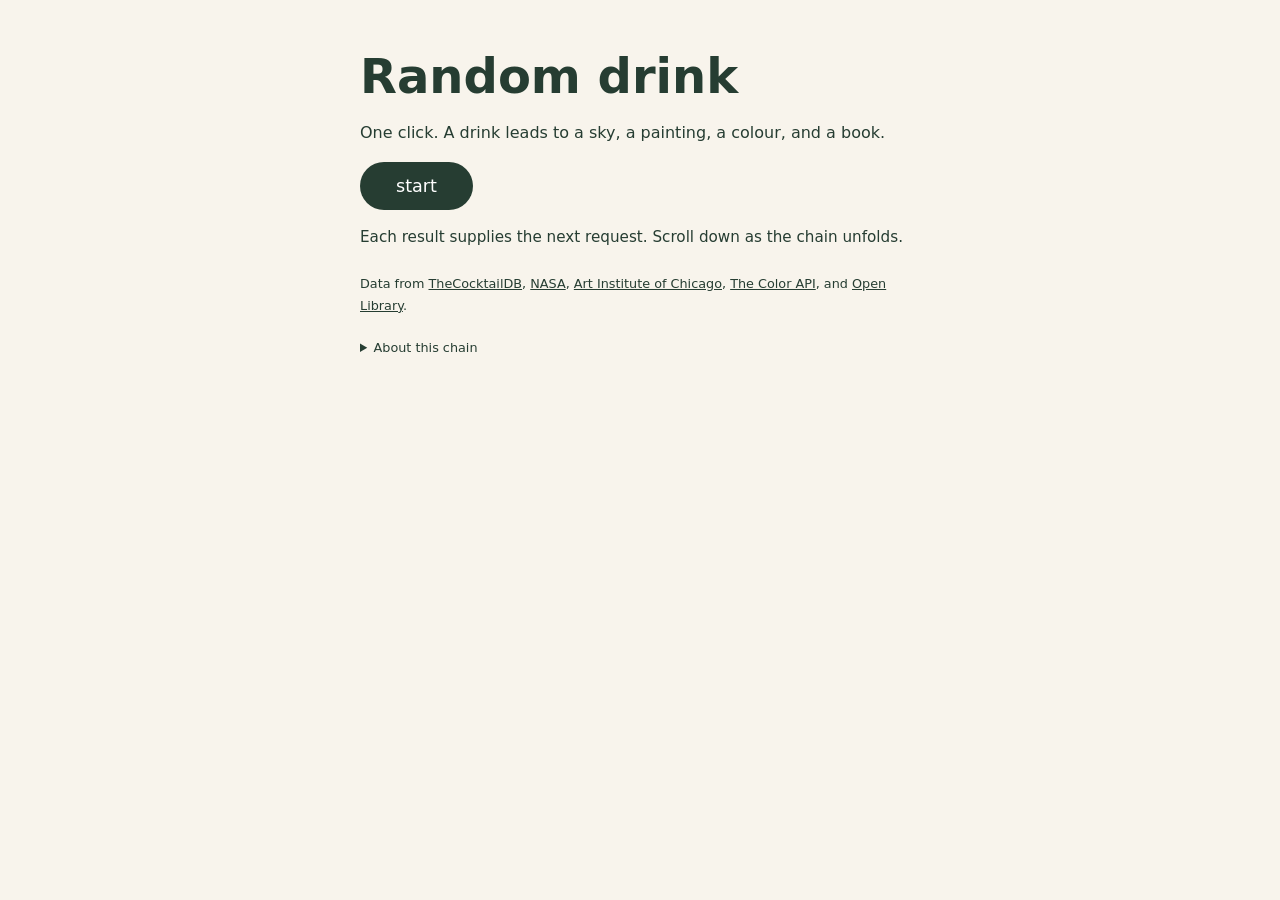
<file: wwwasrgm/index.html>
<!DOCTYPE html>
<html lang="en">
<head>
  <meta charset="UTF-8">
  <meta name="viewport" content="width=device-width, initial-scale=1.0">
  <title>Random Drink — An API Chain</title>
  <style>
    * { box-sizing: border-box; }
    body { margin:0; min-height:100vh; padding:48px 24px; background:#f8f4ec; color:#263d32; font-family:system-ui,sans-serif; }
    main { width:100%; max-width:560px; margin:0 auto; }
    h1 { margin:0 0 12px; font-size:clamp(2rem,7vw,3rem); }
    p { line-height:1.6; }
    button { padding:14px 36px; border:0; border-radius:999px; background:#263d32; color:white; font:inherit; font-size:1.1rem; cursor:pointer; }
    button:hover { background:#3c5b48; }
    button:focus-visible,a:focus-visible,summary:focus-visible { outline:3px solid #bd681f; outline-offset:4px; }
    button:disabled { opacity:.6; cursor:wait; }
    [hidden] { display:none!important; }
    #status { min-height:1.6em; font-size:.95rem; }
    article { padding:24px; background:white; border-radius:20px; }
    img { display:block; width:100%; height:auto; border-radius:12px; }
    h2 { font-size:1.8rem; line-height:1.2; overflow-wrap:anywhere; }
    h3 { font-size:1.15rem; }
    li { padding-bottom:6px; }
    #instructions { white-space:pre-line; }
    .chain-step { margin-top:32px; padding-top:24px; border-top:1px solid #ddd; }
    .chain-step h3 { margin-top:0; }
    .step-label { font-size:.75rem; color:#5b6d60; letter-spacing:.06em; text-transform:uppercase; }
    .source,.credit,.small { font-size:.8rem; color:#596b5f; overflow-wrap:anywhere; }
    .next { margin-top:24px; padding:14px 16px; border-left:3px solid #bd681f; background:#f8f4ec; border-radius:0 8px 8px 0; }
    .next p { margin:5px 0 0; font-size:.9rem; }
    .next strong { font-size:.8rem; }
    .step-progress { font-size:.85rem; color:#596b5f; }
    .request { margin-top:16px; font-size:.75rem; color:#596b5f; }
    .request summary { cursor:pointer; }
    .request a { display:block; margin-top:8px; overflow-wrap:anywhere; line-height:1.6; }
    #book-image { max-width:300px; border-radius:6px; }
    #swatch { min-height:220px; border-radius:12px; padding:24px; display:flex; align-items:flex-end; font-size:1.3rem; }
    .actions { display:flex; gap:10px; flex-wrap:wrap; }
    .secondary { padding:10px 20px; background:transparent; border:1px solid #263d32; color:#263d32; font-size:.9rem; }
    .secondary:hover { background:#edece2; }
    #problem { margin-top:24px; padding:16px; background:#f8f4ec; border-radius:12px; }
    #problem p { margin-top:0; }
    #ending { border-top:1px solid #ddd; margin-top:32px; padding-top:20px; }
    footer { margin-top:24px; font-size:.8rem; line-height:1.7; }
    a { color:inherit; }
    details.about { margin-top:20px; }
    details.about summary { cursor:pointer; }
    details.about p { font-size:.85rem; }
    code { font-family:ui-monospace,monospace; overflow-wrap:anywhere; }
    @media(max-width:400px) { body { padding:32px 18px; } article { padding:20px; } }
  </style>
</head>
<body>
<main>
  <h1>Random drink</h1>
  <p>One click. A drink leads to a sky, a painting, a colour, and a book.</p>
  <div class="actions"><button id="start" type="button">start</button><button id="stop" type="button" class="secondary" hidden>stop here</button></div>
  <p id="status" role="status" aria-live="polite">Each result supplies the next request. Scroll down as the chain unfolds.</p>

  <article id="chain" aria-label="A chain of API results" hidden>
    <section id="drink" aria-label="Drink recipe" hidden>
      <p class="step-label">01 · TheCocktailDB</p><p class="step-progress" id="drink-progress"></p>
      <div id="drink-content" hidden>
        <img id="photo" alt="" hidden><p class="small" id="photo-note" hidden></p>
        <h2 id="name"></h2><p id="details"></p>
        <h3>Ingredients</h3><ul id="ingredients"></ul>
        <h3>Instructions</h3><p id="instructions"></p>
        <div class="next"><strong>Next instruction → NASA APOD</strong><p id="drink-next"></p></div>
      </div>
      <details class="request"><summary>See the actual API request</summary><div id="drink-requests"></div></details>
    </section>

    <section id="sky" class="chain-step" aria-label="Astronomy Picture of the Day" hidden>
      <p class="step-label">02 · NASA APOD</p><p class="step-progress" id="sky-progress"></p>
      <div id="sky-content" hidden>
        <h3>Astronomy Picture of the Day</h3><p id="apod-date"></p><h2 id="apod-title"></h2>
        <img id="apod-image" alt="" hidden><p class="small" id="apod-image-note" hidden></p>
        <p id="apod-explanation"></p><p class="credit" id="apod-credit"></p>
        <a id="apod-link" class="source" target="_blank" rel="noopener noreferrer" hidden>View on NASA ↗</a>
        <div class="next"><strong>Next instruction → Art Institute of Chicago</strong><p id="sky-next"></p></div>
      </div>
      <details class="request"><summary>See the actual API requests</summary><div id="sky-requests"></div></details>
    </section>

    <section id="art" class="chain-step" aria-label="A randomly chosen matching artwork" hidden>
      <p class="step-label">03 · Art Institute of Chicago</p><p class="step-progress" id="art-progress"></p>
      <div id="art-content" hidden>
        <h3>A word becomes an artwork</h3><p id="art-query" class="small"></p>
        <img id="art-image" alt="" hidden><p id="art-image-note" class="small" hidden></p>
        <h2 id="art-title"></h2><p id="art-artist"></p><p id="art-description"></p><p id="art-credit" class="credit"></p>
        <a id="art-link" class="source" target="_blank" rel="noopener noreferrer" hidden>View the artwork ↗</a>
        <div class="next"><strong>Next instruction → The Color API</strong><p id="art-next"></p></div>
      </div>
      <details class="request"><summary>See the actual API requests</summary><div id="art-requests"></div></details>
    </section>

    <section id="colour" class="chain-step" aria-label="The name of the artwork’s dominant colour" hidden>
      <p class="step-label">04 · The Color API</p><p class="step-progress" id="colour-progress"></p>
      <div id="colour-content" hidden>
        <h3>A colour becomes a name</h3><div id="swatch" role="img" aria-label="Colour swatch"></div>
        <h2 id="colour-name"></h2><p id="colour-description"></p>
        <div class="next"><strong>Next instruction → Open Library</strong><p id="colour-next"></p></div>
      </div>
      <details class="request"><summary>See the actual API request</summary><div id="colour-requests"></div></details>
    </section>

    <section id="book" class="chain-step" aria-label="A randomly chosen matching book" hidden>
      <p class="step-label">05 · Open Library</p><p class="step-progress" id="book-progress"></p>
      <div id="book-content" hidden>
        <h3>A colour name becomes a book</h3><p id="book-query" class="small"></p>
        <img id="book-image" alt="" hidden><p id="book-image-note" class="small" hidden></p>
        <h2 id="book-title"></h2><p id="book-author"></p><p id="book-year"></p>
        <a id="book-link" class="source" target="_blank" rel="noopener noreferrer" hidden>View on Open Library ↗</a>
      </div>
      <details class="request"><summary>See the actual API requests</summary><div id="book-requests"></div></details>
    </section>

    <div id="problem" role="alert" hidden><p id="problem-text"></p><button id="retry" class="secondary" type="button">retry this step</button></div>
    <div id="ending" hidden><p id="ending-text"></p></div>
  </article>

  <footer>
    Data from <a href="https://www.thecocktaildb.com/">TheCocktailDB</a>, <a href="https://science.nasa.gov/">NASA</a>, <a href="https://api.artic.edu/docs/">Art Institute of Chicago</a>, <a href="https://www.thecolorapi.com/docs">The Color API</a>, and <a href="https://openlibrary.org/">Open Library</a>.
    <details class="about"><summary>About this chain</summary>
      <p>A digital Rube Goldberg machine made of actual requests and responses. A random drink’s edit date selects a NASA archive entry. Words in that entry search artwork titles. One matching public-domain artwork is chosen at random. Its dominant HSL colour is sent to a colour-naming service; the returned name searches book titles, and one matching book is chosen at random.</p>
      <p>When an archive title word finds no usable image, the machine tries another word from that title, then words from its explanation. When the full colour name finds no book with a cover, it tries individual words in that same name. Each change is shown beside the request. Those are search matches, not claims that the objects are historically related.</p>
      <p>The date is the recipe record’s last edit date, not the drink’s invention date. If it is missing or unusable, the drink ID supplies a labelled fallback date within the APOD archive. NASA video entries keep their title and explanation; the chain can continue without a still image.</p>
      <p>There are no simulated responses. If a service fails, the chain pauses there and keeps previous results. Retry repeats that step. Stop aborts the current request. The colour swatch is drawn locally from the returned colour data; other images come from their respective sources.</p>
      <p>API discovery: <a href="https://github.com/public-apis/public-apis">public-apis/public-apis</a>. This is a local prototype for WWW as a Rube Goldberg machine.</p>
    </details>
  </footer>
</main>
<script>
(() => {
  'use strict';
  const $ = id => document.getElementById(id);
  const names = ['drink', 'sky', 'art', 'colour', 'book'];
  const state = { index:0, busy:false, aborted:false, controller:null, data:{}, lastArtRequest:0, lastBookRequest:0 };
  const stopwords = new Set('the a an and or in on of to for from with by at as is are was were its this that these those into over under through more most many very which what when where how has have had it not but can will than their there they our your one two image picture day apod nasa ngc messier astronomy astronomical explanation credit copyright view see seen also about known shows shown showing taken using above below across toward around during'.split(' '));
  const set = (id, text) => { $(id).textContent = text; };
  const plain = value => new DOMParser().parseFromString(String(value || ''), 'text/html').body.textContent.trim();
  const random = values => values[Math.floor(Math.random()*values.length)];
  function shuffled(values) { const result=[...values]; for(let i=result.length-1;i>0;i--) { const j=Math.floor(Math.random()*(i+1)); [result[i],result[j]]=[result[j],result[i]]; } return result; }
  function words(text) { return [...new Set((String(text).toLowerCase().match(/[a-z]{3,24}/g)||[]).filter(word=>!stopwords.has(word)))]; }
  function skyWords(apod) {
    const title = shuffled(words(apod.title));
    const explanation = words(plain(apod.explanation));
    const visual = new Set('moon sun sky night light star stars earth cloud clouds water blue red green gold silver black white sea mountain landscape forest flower flowers fire bird birds tree trees'.split(' '));
    const extra = shuffled(explanation.filter(word=>visual.has(word)));
    const remaining = shuffled(explanation.filter(word=>!visual.has(word)));
    return [...new Set([...title.slice(0,3),...extra,...title.slice(3),...remaining])].slice(0,6);
  }
  function colourWords(name) { return [...new Set([name,...shuffled(words(name))])].slice(0,4); }
  function checkedURL(value) { try { const url=new URL(value); return url.protocol==='https:'?url.href:null; } catch { return null; } }
  function link(id,url) { const value=checkedURL(url); $(id).hidden=!value; if(value) $(id).href=value; else $(id).removeAttribute('href'); }
  function noteImage(id,url,alt,noteId) {
    const img=$(id), note=$(noteId); img.hidden=true; note.hidden=true; img.onload=null; img.onerror=null; img.removeAttribute('src'); img.alt=alt;
    const safe=checkedURL(url);
    if(!safe) { note.textContent='No still image was supplied. The returned information can still trigger the next request.'; note.hidden=false; return; }
    img.onload=()=>{img.hidden=false;};
    img.onerror=()=>{img.hidden=true;note.textContent='The image could not load. The returned information is still available below.';note.hidden=false;};
    img.referrerPolicy='no-referrer'; img.src=safe;
  }
  function showStep(name,message) { $(name).hidden=false; set(name+'-progress',message); set('status',`${names.indexOf(name)+1}/5 — ${message}`); }
  function requestLink(name,url) {
    const a=document.createElement('a'); a.href=url; a.target='_blank'; a.rel='noopener noreferrer'; a.textContent=url; $(name+'-requests').append(a);
  }
  function checkStopped() { if(state.aborted) throw new DOMException('Stopped by you.','AbortError'); }
  async function spacing(service) {
    const key=service==='art'?'lastArtRequest':'lastBookRequest';
    const remaining=1100-(Date.now()-state[key]);
    if(remaining>0) await new Promise(resolve=>setTimeout(resolve,remaining));
    checkStopped(); state[key]=Date.now();
  }
  async function json(name,url,{timeout=15000,spaced=false}={}) {
    checkStopped(); if(spaced) await spacing(name==='art'?'art':'book');
    requestLink(name,url);
    const controller=new AbortController(); state.controller=controller;
    const timer=setTimeout(()=>controller.abort(),timeout);
    try {
      const response=await fetch(url,{signal:controller.signal,credentials:'omit',referrerPolicy:'no-referrer'});
      if(!response.ok) throw new Error(`The service returned HTTP ${response.status}.`);
      const data=await response.json(); checkStopped(); return data;
    } catch(error) {
      if(error.name==='AbortError'&&!state.aborted) throw new Error('The service did not respond before the request timed out.');
      throw error;
    } finally {clearTimeout(timer);if(state.controller===controller)state.controller=null;}
  }
  function chooseDate(drink) {
    const first=Date.UTC(1995,5,16), now=new Date(), today=Date.UTC(now.getUTCFullYear(),now.getUTCMonth(),now.getUTCDate());
    const date=drink.dateModified?.match(/^(\d{4}-\d{2}-\d{2})/)?.[1];
    const ms=date?Date.parse(date+'T00:00:00Z'):NaN;
    if(Number.isFinite(ms)&&ms>=first&&ms<today&&new Date(ms).toISOString().slice(0,10)===date) return {date,fallback:false};
    let hash=0;for(const char of String(drink.idDrink||drink.strDrink))hash=(Math.imul(hash,31)+char.charCodeAt(0))>>>0;
    const days=Math.max(1,Math.floor((today-first)/86400000));
    return {date:new Date(first+(hash%days)*86400000).toISOString().slice(0,10),fallback:true};
  }
  async function getDrink() {
    showStep('drink','Finding a random drink…');
    const data=await json('drink','https://www.thecocktaildb.com/api/json/v1/1/random.php');
    const drink=data.drinks?.[0]; if(!drink?.strDrink)throw new Error('No drink was returned.');
    const date=chooseDate(drink);state.data.drink=drink;state.data.date=date;
    set('name',drink.strDrink);set('details',[drink.strCategory,drink.strAlcoholic,drink.strGlass].filter(Boolean).join(' · '));
    set('instructions',drink.strInstructions||'No instructions supplied.');
    noteImage('photo',drink.strDrinkThumb,drink.strDrink,'photo-note');
    $('ingredients').replaceChildren();for(let i=1;i<=15;i++){const ingredient=drink['strIngredient'+i]?.trim();if(!ingredient)continue;const li=document.createElement('li');li.textContent=[drink['strMeasure'+i]?.trim(),ingredient].filter(Boolean).join(' ');$('ingredients').append(li);}
    set('drink-next',date.fallback?`The recipe has no usable edit date. Map its ID (${drink.idDrink||drink.strDrink}) to ${date.date}, then ask NASA for that day’s astronomy entry.`:`Take this recipe’s last-edit date, ${date.date}, and ask NASA what appeared in its astronomy archive that day.`);
    $('drink-content').hidden=false;set('drink-progress','A random recipe returned. Its date is passed on.');
  }
  async function getSky() {
    const date=state.data.date.date;showStep('sky',`Finding NASA’s entry for ${date}…`);
    const endpoints=[`https://science.nasa.gov/wp-json/wp/v2/apod-basic/${date.slice(2).replaceAll('-','')}`,`https://api.nasa.gov/planetary/apod?api_key=DEMO_KEY&date=${date}`];
    let apod,error;
    for(let i=0;i<endpoints.length;i++){
      try{const data=await json('sky',endpoints[i]);if(data.date!==date||!plain(data.title))throw new Error('NASA returned no matching title/date.');apod={...data,title:plain(data.title)};break;}
      catch(e){checkStopped();error=e;if(i===0)showStep('sky','NASA’s archive endpoint did not answer. Trying its public APOD endpoint…');}
    }
    if(!apod)throw error;state.data.apod=apod;state.data.skyWords=skyWords(apod);
    if(!state.data.skyWords.length)throw new Error('The archive entry supplied no searchable words.');
    set('apod-date',date);set('apod-title',apod.title);set('apod-explanation',plain(apod.explanation));
    set('apod-credit',plain(apod.credit||apod.copyright||'Source: NASA APOD.'));
    const media=apod.media_type==='image'?(apod.hdurl||(/\.(jpg|jpeg|png|webp)(\?|$)/i.test(apod.url||'')?apod.url:null)):null;
    noteImage('apod-image',media,plain(apod.alt)||apod.title,'apod-image-note');
    link('apod-link',apod.permalink||`https://apod.nasa.gov/apod/ap${date.slice(2).replaceAll('-','')}.html`);
    set('sky-next',`Take “${state.data.skyWords[0]}” from this entry. Search artwork titles for that word, then randomly choose a matching artwork with an image and colour data.`);
    $('sky-content').hidden=false;set('sky-progress','A real archive entry returned. Its words are passed on.');
  }
  async function getArt() {
    for(const word of state.data.skyWords) {
      const source=words(state.data.apod.title).includes(word)?'title':'explanation';
      showStep('art',`Searching artwork titles for “${word}” from the NASA ${source}…`);
      set('sky-next',`Take “${word}” from the NASA ${source}. Search artwork titles for this word, then randomly choose a matching public-domain artwork.`);
      const params=new URLSearchParams({'query[match][title]':word,limit:'100',fields:'id,title,artist_display,date_display,image_id,color,is_public_domain,thumbnail,credit_line'});
      const result=await json('art','https://api.artic.edu/api/v1/artworks/search?'+params,{spaced:true});
      const candidates=(result.data||[]).filter(item=>item.image_id&&item.is_public_domain&&item.color&&['h','s','l'].every(key=>typeof item.color[key]==='number'&&Number.isFinite(item.color[key])));
      if(!candidates.length){set('art-progress',`“${word}” returned no usable public-domain image. Trying another word from the same NASA entry…`);continue;}
      const art=random(candidates);state.data.art=art;state.data.artWord=word;
      const base=checkedURL(result.config?.iiif_url)||'https://www.artic.edu/iiif/2';
      noteImage('art-image',`${base}/${encodeURIComponent(art.image_id)}/full/843,/0/default.jpg`,art.thumbnail?.alt_text||art.title,'art-image-note');
      set('art-query',`Search: “${word}” · randomly selected from ${candidates.length} usable matches in this response.`);
      set('art-title',art.title);set('art-artist',art.artist_display||'Artist not supplied.');set('art-description',art.date_display||'');set('art-credit',art.credit_line||'Art Institute of Chicago · public-domain image.');
      link('art-link',`https://www.artic.edu/artworks/${art.id}`);
      const {h,s,l}=art.color;set('art-next',`The museum reports this artwork’s dominant colour as HSL(${h}, ${s}%, ${l}%). Send that colour to The Color API and ask for its nearest name.`);
      $('art-content').hidden=false;set('art-progress','A matching artwork returned. Its colour is passed on.');return;
    }
    throw new Error('None of the words tried from this NASA entry found a public-domain artwork with both an image and colour data. Retry can search the same words again; start creates a new chain.');
  }
  async function getColour() {
    showStep('colour','Asking for the name of the artwork’s dominant colour…');
    const {h,s,l}=state.data.art.color;
    const params=new URLSearchParams({hsl:`${h},${s}%,${l}%`});
    const colour=await json('colour','https://www.thecolorapi.com/id?'+params);
    if(!colour.name?.value||!/^#[0-9a-f]{6}$/i.test(colour.hex?.value||''))throw new Error('The colour service returned no usable name or colour.');
    state.data.colour=colour;
    $('swatch').style.backgroundColor=colour.hex.value;
    $('swatch').style.color=/^#[0-9a-f]{6}$/i.test(colour.contrast?.value||'')?colour.contrast.value:'#263d32';
    $('swatch').setAttribute('aria-label',`${colour.name.value}, ${colour.hex.value}`);set('swatch',colour.hex.value);
    set('colour-name',colour.name.value);
    set('colour-description',colour.name.exact_match_name?`The service names ${colour.hex.value} “${colour.name.value}”.`:`The service’s nearest named colour is “${colour.name.value}” (${colour.name.closest_named_hex}). The artwork’s actual queried colour is ${colour.hex.value}.`);
    set('colour-next',`Use “${colour.name.value}” as a book-title search. If the full name finds no cover, try words within that same name. Randomly pick one matching book.`);
    $('colour-content').hidden=false;set('colour-progress','A colour name returned. The name is passed on.');
  }
  async function getBook() {
    const colourName=state.data.colour.name.value;
    for(const word of colourWords(colourName)){
      showStep('book',`Searching book titles for “${word}”…`);
      set('colour-next',`Take “${word}” from the colour name “${colourName}”. Search book titles, then randomly select one matching book with a cover.`);
      const params=new URLSearchParams({title:word,limit:'40',fields:'key,title,author_name,first_publish_year,cover_i'});
      const result=await json('book','https://openlibrary.org/search.json?'+params,{timeout:18000,spaced:true});
      const candidates=(result.docs||[]).filter(book=>book.title&&book.cover_i&&/^\/works\/OL\d+W$/.test(book.key||''));
      if(!candidates.length){set('book-progress',`No book cover found for “${word}”. Trying another word within the colour name…`);continue;}
      const book=random(candidates);state.data.book=book;
      const image=`https://covers.openlibrary.org/b/id/${book.cover_i}-L.jpg?default=false`;
      noteImage('book-image',image,`Cover of ${book.title}`,'book-image-note');requestLink('book',image);
      set('book-query',`Search: “${word}” · randomly selected from ${candidates.length} matches with cover IDs in this response.`);
      set('book-title',book.title);set('book-author',(book.author_name||[]).join(', ')||'Author not supplied.');
      set('book-year',book.first_publish_year?`First published: ${book.first_publish_year}`:'Publication year not supplied.');link('book-link','https://openlibrary.org'+book.key);
      $('book-content').hidden=false;set('book-progress','A book returned. The chain has reached its last result.');return;
    }
    throw new Error('No book with a cover ID was returned for this colour name or its individual words. Retry this step, or start a new chain.');
  }
  const steps=[getDrink,getSky,getArt,getColour,getBook];
  function busy(value){state.busy=value;$('start').disabled=value;$('stop').hidden=!value;$('retry').disabled=value;}
  async function run(from){
    if(state.busy)return;state.aborted=false;busy(true);$('problem').hidden=true;$('ending').hidden=true;
    try{
      for(state.index=from;state.index<steps.length;state.index++){checkStopped();await steps[state.index]();}
      set('status','5/5 — The chain is complete. Click start to discover a different path.');
      set('ending-text',`You started with ${state.data.drink.strDrink}. A date led to a sky; a word led to an artwork; its colour led to “${state.data.book.title}”.`);$('ending').hidden=false;
    }catch(error){
      const stage=names[state.index];set('status',state.aborted?'Stopped. Previous results are still here.':`The chain paused at step ${state.index+1}. Previous results are still here.`);
      set(stage+'-progress',state.aborted?'Stopped by you.':`This request could not continue: ${error.message}`);
      set('problem-text',state.aborted?'The current request was stopped. Retry resumes from this step.':`${error.message} No sample result has been substituted. Retry resumes from this step.`);
      $('problem').hidden=false;
    }finally{busy(false);set('start','start again');}
  }
  function reset(){
    state.index=0;state.data={};$('chain').hidden=false;
    for(const name of names){$(name).hidden=true;$(name+'-content').hidden=true;$(name+'-requests').replaceChildren();set(name+'-progress','');}
    for(const id of ['photo','apod-image','art-image','book-image']){const img=$(id);img.onload=null;img.onerror=null;img.removeAttribute('src');img.hidden=true;}
    $('problem').hidden=true;$('ending').hidden=true;
  }
  $('start').addEventListener('click',()=>{if(state.busy)return;reset();run(0);});
  $('retry').addEventListener('click',()=>run(state.index));
  $('stop').addEventListener('click',()=>{state.aborted=true;state.controller?.abort();});
})();
</script>
</body>
</html>
</file>
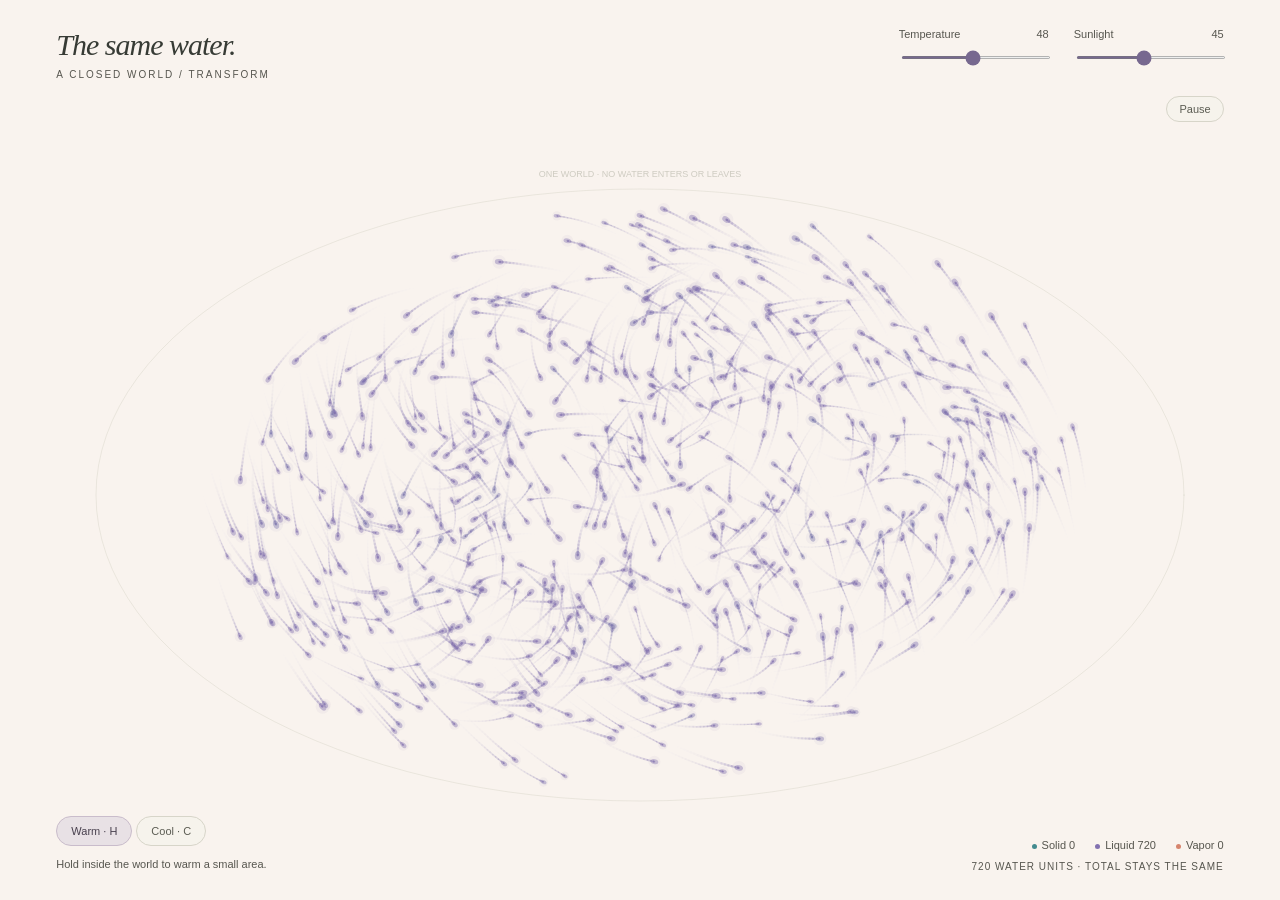
<file: the-same-water/sketch.html>
<!doctype html>
<html lang="en"><head><meta charset="utf-8"><meta name="viewport" content="width=device-width,initial-scale=1"><title>The Same Water — Live world</title><meta name="description" content="A closed world of water. Hold to warm or cool its living particles."><style>html,body{margin:0;background:#f6f3ec;overflow:hidden}canvas{display:block}</style></head><body><script src="vendor/p5.min.js"></script><script src="sketch.js"></script></body></html>
</file>
<file: Air-Dial-Documentation/styles.css>
:root{--paper:#f6f6f0;--ink:#163e34;--muted:#717b70;--line:#dce0d5;--lime:#d8ed98;--dark:#102c28;--accent:#d9824b;--sans:-apple-system,BlinkMacSystemFont,"Helvetica Neue",Arial,sans-serif}*{box-sizing:border-box}html{scroll-behavior:smooth;scroll-padding-top:28px}body{margin:0;background:var(--paper);color:var(--ink);font-family:var(--sans);font-size:16px;-webkit-font-smoothing:antialiased}a{color:inherit;text-decoration:none}button{font:inherit}a,button,summary{-webkit-tap-highlight-color:transparent}a:focus-visible,button:focus-visible,summary:focus-visible{outline:3px solid #e58747;outline-offset:5px}::selection{background:var(--lime);color:var(--ink)}.skip-link{position:fixed;left:20px;top:-70px;background:var(--ink);color:white;padding:14px;z-index:100}.skip-link:focus{top:15px}.site-header{max-width:1440px;margin:auto;padding:28px 5.5%;display:flex;align-items:center;justify-content:space-between;border-bottom:1px solid var(--line);gap:24px}.brand{display:flex;align-items:center;gap:11px;font-size:12px;font-weight:650;letter-spacing:1.8px}.brand svg{width:34px;height:34px;fill:none;stroke:var(--ink);stroke-width:1.5}.brand svg path{stroke-width:3}.brand svg circle:last-child{fill:var(--ink);stroke:var(--paper)}.brand-slash{margin:0 12px;color:#afb7a8}.brand-small{font-weight:450;letter-spacing:1.5px}.site-header nav{display:flex;gap:32px;font-size:12px}.site-header nav span{font-size:9px;color:var(--muted);margin-left:5px;vertical-align:super}.site-header nav b{margin-left:9px;font-size:16px;font-weight:400}.site-header nav a:hover,.text-link:hover{color:#6d8734}main{max-width:1440px;margin:auto}.hero{padding:74px 5.5% 46px;display:grid;grid-template-columns:1.03fr 1fr;gap:58px;align-items:center}.eyebrow{font-size:10px;font-weight:600;letter-spacing:2.1px;line-height:1.7;margin:0 0 25px}.live-dot{display:inline-block;width:6px;height:6px;border-radius:50%;background:var(--ink);margin-right:9px;vertical-align:1px}h1,h2,h3,p{margin-top:0}h1{font-size:clamp(82px,8vw,116px);font-weight:480;letter-spacing:-7.5px;line-height:1;margin-bottom:28px}.title-period{color:#a4be6b}.hero-description{font-size:clamp(24px,2.5vw,34px);font-weight:450;letter-spacing:-1px;line-height:1.22;margin:0 0 20px}.hero-subtitle{font-size:13px;line-height:1.7;color:var(--muted);max-width:350px;margin-bottom:30px}.hero-actions{display:flex;align-items:center;gap:25px;font-size:12px}.button{padding:16px 20px;border-radius:4px;display:inline-flex;gap:24px;align-items:center}.primary{background:var(--ink);color:var(--paper)}.primary:hover{background:#275846}.text-link span{margin-left:9px}.hero-specs{display:flex;gap:32px;margin-top:46px}.hero-specs div{display:flex;flex-direction:column;gap:8px}.hero-specs span{font-size:8px;letter-spacing:1px;color:var(--muted)}.hero-specs strong{font-size:12px;font-weight:500}.hero-visual{position:relative;aspect-ratio:1.03;background:var(--dark);border-radius:8px;display:flex;justify-content:center;align-items:center;overflow:hidden;color:#d7e4dc;min-width:0}.visual-top,.visual-bottom{position:absolute;left:26px;right:26px;display:flex;align-items:center;justify-content:space-between;font-size:8px;letter-spacing:1.2px}.visual-top{top:25px}.visual-top span:first-child{display:flex;align-items:center;gap:7px}.visual-top i{background:var(--lime);height:4px;width:4px;border-radius:50%}.visual-top span:last-child{color:var(--lime)}.visual-bottom{bottom:22px;border-top:1px solid #3d534a;padding-top:16px;font-size:8px;letter-spacing:.3px;color:#a7b7ad}.hero-hand{position:relative;z-index:2;width:85%;height:auto;filter:drop-shadow(0 16px 24px #0004);transform:rotate(-6deg);margin-top:-8px}.orbit{position:absolute;border:1px solid #3b5347;border-radius:50%;width:80%;aspect-ratio:1;opacity:.45}.orbit-one{width:100%;transform:translate(28%,0)}.orbit-two{width:73%;transform:translate(-22%,0)}.visual-note{position:absolute;bottom:67px;font-size:6.5px;letter-spacing:.65px;color:#bbd2c7;display:flex;gap:5px;align-items:center;white-space:nowrap}.point{width:5px;height:5px;border-radius:50%;display:inline-block;margin-left:9px}.orange{background:#ffaa43}.blue{background:#33b1e9}.pink{background:#fa668a}.principles{margin:0 5.5%;border-top:1px solid var(--line);border-bottom:1px solid var(--line);padding:27px 0;display:flex;align-items:center;justify-content:space-between;gap:20px}.principles p{margin:0;font-size:13px}.principles p span{font-family:monospace;font-size:10px;color:#9aa38f;margin-right:15px}.principles svg{width:5%;height:20px;fill:none;stroke:#a5b298;stroke-width:1}.development{padding:98px 5.5% 70px}.section-heading{display:flex;justify-content:space-between;align-items:flex-end;margin-bottom:54px}.section-heading .eyebrow{margin-bottom:18px}h2{font-size:clamp(34px,4vw,52px);font-weight:450;letter-spacing:-2.4px;line-height:1.08;margin-bottom:0}.section-heading>p{font-size:13px;line-height:1.7;color:var(--muted);margin-bottom:3px}.journal-layout{display:grid;grid-template-columns:145px minmax(0,1fr);gap:40px;align-items:start}.version-sidebar{position:sticky;top:25px}.index-label{font-size:8px;letter-spacing:1.8px;color:var(--muted);margin:5px 0 19px}.version-sidebar nav{display:flex;flex-direction:column;gap:2px}.version-sidebar nav a{display:flex;align-items:center;justify-content:space-between;padding:9px 11px 9px 12px;font-family:monospace;font-size:11px;color:#808975;border-left:2px solid transparent;border-radius:0 4px 4px 0;transition:background .15s,color .15s}.version-sidebar nav a i{font-style:normal;font-size:8px;opacity:.5}.version-sidebar nav a:hover{background:#e9eddf;color:var(--ink)}.version-sidebar nav a.active{background:#e6ecd8;border-left-color:var(--ink);color:var(--ink)}.version-sidebar nav a.active i{opacity:1}.sidebar-demo{font-size:10px;display:flex;justify-content:space-between;border-top:1px solid var(--line);margin-top:20px;padding:17px 10px}.chapter-divider{margin:40px 0 12px;padding:24px 0 19px;border-top:1px solid var(--line);display:flex;justify-content:space-between;align-items:center;gap:20px}.chapter-divider.first{margin-top:0;padding-top:0;border-top:0}.chapter-divider>span{font-size:9px;letter-spacing:1.6px;font-weight:600}.chapter-divider>p{font-size:11px;color:var(--muted);margin:0}.release{display:grid;grid-template-columns:.92fr 1.25fr;gap:27px;border-top:1px solid var(--line);padding:36px 0;align-items:center;scroll-margin-top:22px}.release-meta{display:flex;align-items:center;gap:10px;font-family:monospace;font-size:11px;flex-wrap:wrap;margin-bottom:15px}.build{font-family:var(--sans);color:#89917e;font-size:7px;letter-spacing:1px;margin-left:auto}.release h3{font-size:25px;font-weight:450;letter-spacing:-.75px;line-height:1.15;max-width:290px;margin-bottom:19px}.release ul{padding:0;list-style:none;margin:0}.release li{font-size:12px;line-height:1.6;color:#6c7767;padding-left:11px;position:relative;margin-bottom:8px}.release li:before{content:"";width:3px;height:3px;background:#9aab83;border-radius:50%;position:absolute;left:0;top:8px}.archive-date{font-size:8px;color:#839078;margin:24px 0 0;letter-spacing:.2px}.archive-date>span{color:#9ba38e}.release-figure{margin:0;min-width:0}.image-button{width:100%;border:1px solid #e3e7db;border-radius:5px;padding:0;background:#f5f5ef;display:flex;align-items:center;justify-content:center;position:relative;cursor:zoom-in;overflow:hidden;aspect-ratio:720/420}.image-button img{width:100%;height:100%;object-fit:contain;display:block}.expand{position:absolute;right:10px;bottom:10px;background:#f5f6eecc;color:#344e3d;width:22px;height:22px;border-radius:50%;display:flex;align-items:center;justify-content:center;font-size:12px;transition:transform .15s}.image-button:hover .expand{transform:translate(1px,-1px);background:var(--lime)}figcaption{font-size:8px;color:#8e9784;line-height:1.5;letter-spacing:.1px;margin-top:9px}.hud-figure .image-button{background:#e9eddf}.hud-figure img{width:78%;height:86%;object-fit:contain}.pill{background:var(--lime);color:var(--ink);border-radius:20px;padding:5px 8px;font-size:8px;letter-spacing:1px;font-family:var(--sans)}.experiment{font-family:var(--sans);font-size:7px;color:#8a603e;border:1px solid #e0cdb7;border-radius:3px;padding:4px 5px;letter-spacing:.4px}.release-final{position:relative;border-top:2px solid #597047}.release-final h3{color:#234d39}.final-rules{background:#e9eedc;border-top:1px solid #dbe4cb;border-bottom:1px solid #dbe4cb;padding:60px 5.5% 28px;display:grid;grid-template-columns:.85fr 1.2fr;column-gap:70px}.final-intro .eyebrow{font-size:8px;margin-bottom:21px}.final-intro h2{font-size:44px;line-height:1.05;margin:0 0 20px}.final-intro h2 span{font-size:32px;letter-spacing:-1.6px}.final-intro>p:last-child{font-size:12px;line-height:1.7;color:#6c7b5f;max-width:330px}.rule-grid{display:grid;grid-template-columns:1fr 1fr;gap:26px 28px}.rule{border-top:1px solid #cbd5bb;padding-top:16px}.rule>span{display:block;font-size:8px;letter-spacing:1.5px;color:#7c8a69;margin-bottom:11px}.rule strong{display:block;font-weight:450;font-size:20px;letter-spacing:-.4px;margin-bottom:10px}.rule p{font-size:10px;line-height:1.7;color:#79866e;margin-bottom:0}.final-footnote{grid-column:1/-1;font-size:9px;line-height:1.6;color:#8a967e;border-top:1px solid #d4ddc7;margin:36px 0 0;padding-top:20px;text-align:center}.demo{padding:90px 5.5% 65px}.demo-heading{display:flex;justify-content:space-between;align-items:flex-end;margin-bottom:32px}.demo-heading .eyebrow{margin-bottom:18px}.demo-heading>p{font-size:11px;line-height:1.7;text-align:right;color:#758268;margin:0 0 3px}.demo-heading>p span{font-size:9px;color:#8c9681}.video-frame{background:var(--dark);border-radius:7px;overflow:hidden;box-shadow:0 16px 30px #1c30100a}.video-frame video{display:block;width:100%;height:auto;aspect-ratio:16/9;background:#102c28;object-fit:contain}.demo-caption{display:flex;justify-content:space-between;gap:20px;margin-top:18px;font-size:10px;line-height:1.6;color:#828d77}.demo-caption a{color:var(--ink)}.demo-caption a:hover{text-decoration:underline}.demo-caption a span{margin-left:12px}.archive-notes{padding:0 5.5% 65px}details{border-top:1px solid var(--line);border-bottom:1px solid var(--line)}summary{font-size:11px;list-style:none;cursor:pointer;display:flex;justify-content:space-between;padding:23px 0}summary::-webkit-details-marker{display:none}summary span{font-size:16px;font-weight:300}details[open] summary span{transform:rotate(45deg)}.notes-body{max-width:700px;padding:0 0 25px;font-size:11px;line-height:1.8;color:#7b8671}.notes-body p{margin-bottom:12px}.notes-body a{color:var(--ink);text-decoration:underline;text-underline-offset:3px}footer{max-width:1440px;margin:0 auto;padding:28px 5.5% 34px;border-top:1px solid var(--line);display:flex;align-items:center;justify-content:space-between;gap:20px;font-size:9px;color:#8b957f}.footer-brand{font-size:15px;letter-spacing:-.4px;font-weight:600;color:var(--ink)}footer>a:last-child{color:var(--ink)}dialog{border:0;border-radius:8px;max-width:min(960px,92vw);width:960px;padding:55px 25px 15px;background:var(--paper);box-shadow:0 30px 100px #0005;color:var(--ink)}dialog::backdrop{background:#0b231bdc;backdrop-filter:blur(7px)}dialog img{display:block;max-height:72vh;width:100%;object-fit:contain}dialog p{font-size:11px;text-align:center;margin:18px 0 7px;color:var(--muted)}#close-dialog{position:absolute;right:18px;top:15px;display:flex;align-items:center;gap:15px;background:none;border:0;color:var(--ink);cursor:pointer;font-size:11px;padding:5px}#close-dialog span{font-size:25px;font-weight:200}
@media(min-width:1600px){body{max-width:1600px;margin:auto;border-left:1px solid #e7e9df;border-right:1px solid #e7e9df}.hero{padding-top:90px;padding-bottom:65px}}@media(max-width:1050px){.hero{gap:30px}.hero-actions{gap:18px;font-size:11px}.button{gap:16px;padding:14px}.hero-specs{gap:22px}.journal-layout{grid-template-columns:105px minmax(0,1fr);gap:26px}.release{gap:24px;grid-template-columns:.95fr 1.1fr}.release h3{font-size:22px}.release li{font-size:11px}.build{display:none}.chapter-divider>p{font-size:10px}.visual-note{font-size:5.5px}.hero-visual{aspect-ratio:.95}.hero-subtitle{font-size:12px}.final-rules{column-gap:35px}}@media(max-width:760px){html{scroll-padding-top:0}.site-header{padding:20px 6%}.brand-small,.brand-slash{display:none}.site-header nav{gap:20px;font-size:10px}.brand{font-size:11px}.brand svg{width:28px;height:28px}.hero{padding:50px 6% 35px;grid-template-columns:1fr;gap:36px}.hero-copy{max-width:600px}.hero .eyebrow{font-size:8px;margin-bottom:22px}h1{font-size:96px;letter-spacing:-6px;margin-bottom:22px}.hero-description{font-size:29px}.hero-subtitle{max-width:380px}.hero-actions{font-size:12px}.hero-specs{margin-top:30px;justify-content:space-between;gap:15px;max-width:430px}.hero-specs span{font-size:7px}.hero-visual{aspect-ratio:1.18;max-height:440px}.hero-hand{max-width:450px;width:75%}.visual-note{font-size:7px}.principles{margin:0 6%;padding:23px 0;gap:12px}.principles p{font-size:10px;line-height:1.6}.principles p span{display:block;margin:0 0 5px;font-size:8px}.principles svg{width:7%}.development{padding:58px 6% 40px}.section-heading{margin-bottom:32px;gap:25px}.section-heading .eyebrow{font-size:8px;margin-bottom:15px}h2{font-size:38px;letter-spacing:-1.6px}.section-heading>p{font-size:10px;line-height:1.7;max-width:105px}.journal-layout{display:block}.version-sidebar{position:sticky;top:0;z-index:9;background:var(--paper);padding:10px 0;margin:0 -6.8% 24px;padding-left:6%;padding-right:6%;border-top:1px solid var(--line);border-bottom:1px solid var(--line)}.version-sidebar .index-label,.sidebar-demo{display:none}.version-sidebar nav{flex-direction:row;overflow:auto;gap:3px;scrollbar-width:thin;padding-bottom:3px}.version-sidebar nav a{padding:9px 12px;border-left:0;border-bottom:2px solid transparent;border-radius:4px;font-size:11px;white-space:nowrap}.version-sidebar nav a i{display:none}.version-sidebar nav a.active{border-bottom-color:var(--ink)}.chapter-divider{padding:15px 0;gap:25px;margin-top:28px}.chapter-divider.first{padding-top:7px}.chapter-divider>span{font-size:8px;line-height:1.6}.chapter-divider>p{font-size:9px;line-height:1.6;text-align:right}.release{grid-template-columns:1fr;padding:27px 0 30px;gap:22px;scroll-margin-top:65px}.release h3{font-size:26px;max-width:none;margin-bottom:17px}.release li{font-size:12px;margin-bottom:6px;max-width:460px}.release-meta{margin-bottom:13px}.build{display:block;font-size:7px}.archive-date{margin-top:17px}.release-figure{max-width:600px}.hud-figure img{width:72%;height:86%}.image-button{aspect-ratio:720/420}figcaption{font-size:8px}.final-rules{padding:43px 6% 25px;grid-template-columns:1fr;gap:25px}.final-intro h2{font-size:46px}.final-intro>p:last-child{max-width:450px}.rule-grid{gap:25px 20px}.rule strong{font-size:19px}.rule p{font-size:10px}.final-footnote{margin-top:5px;font-size:8px;text-align:left}.demo{padding:55px 6% 40px}.demo-heading{gap:20px;margin-bottom:25px}.demo-heading .eyebrow{font-size:8px;margin-bottom:12px}.demo h2{font-size:34px}.demo-heading>p{font-size:9px}.demo-heading>p span{font-size:8px}.demo-caption{font-size:8px;margin-top:13px}.archive-notes{padding:0 6% 40px}summary{font-size:10px}.notes-body{font-size:10px}footer{padding:24px 6%;gap:16px;flex-wrap:wrap;font-size:8px}footer>span{order:3;flex-basis:100%}.footer-brand{font-size:14px}dialog{padding:50px 10px 12px}dialog p{font-size:9px;line-height:1.6}}@media(prefers-reduced-motion:reduce){html{scroll-behavior:auto}*{transition:none!important}}
</file>
<file: the-same-water/style.css>
:root{--paper:#f6f3ec;--ink:#343c32;--muted:#666b60;--rule:#d7d9cb}*{box-sizing:border-box}html{scroll-behavior:smooth}body{margin:0;background:var(--paper);color:var(--ink);font:16px/1.65 Arial,sans-serif}a{color:inherit;text-underline-offset:5px}a:focus-visible{outline:2px solid #786a89;outline-offset:5px}.wrap{width:min(1216px,calc(100% - 88px));margin:auto}header{display:flex;justify-content:space-between;gap:20px;padding:27px 0;border-bottom:1px solid var(--rule);font-size:11px;letter-spacing:1.3px;text-transform:uppercase}header nav{display:flex;gap:25px}header a{text-decoration:none}.hero{padding:78px 0 0}.hero-text{display:grid;grid-template-columns:1.5fr 1fr;gap:70px;align-items:end;margin-bottom:55px}.eyebrow,.section-number{font:10px/1.6 Arial,sans-serif;letter-spacing:1.8px;text-transform:uppercase;color:var(--muted)}h1{font:normal clamp(70px,8.2vw,116px)/.92 Georgia,serif;letter-spacing:-5px;margin:20px 0 0}h1 em{font-weight:normal}p{margin:0 0 18px}.hero-intro{max-width:360px;padding-bottom:5px}.hero-intro p{font-size:18px;line-height:1.5}.action{display:inline-flex;align-items:center;gap:25px;font-size:18px;font-weight:700;text-decoration:none;border-bottom:1px solid var(--ink);padding:5px 0}.action span{font-size:18px}.hero-image{width:100%;display:block;aspect-ratio:1.7;object-fit:cover}.hero-caption{display:flex;justify-content:space-between;gap:20px;font-size:10px;color:var(--muted);padding:14px 0 24px;border-bottom:1px solid var(--rule)}section{padding:76px 0;border-bottom:1px solid var(--rule)}.section-grid{display:grid;grid-template-columns:210px 1fr;gap:48px}h2{font:normal 38px/1.15 Georgia,serif;letter-spacing:-1px;margin:14px 0 24px}h3{font:normal 24px/1.2 Georgia,serif;margin:20px 0 11px}.large{font:normal 31px/1.35 Georgia,serif;letter-spacing:-.5px;max-width:790px}.two-col{display:grid;grid-template-columns:1fr 1fr;gap:35px}.copy{max-width:690px}.copy p{font-size:15px}.note{font-size:12px;color:var(--muted);max-width:640px}.state-grid{display:grid;grid-template-columns:repeat(3,1fr);gap:22px}.state-grid figure,.interactions figure,.recovery figure{margin:0}.state-grid img{display:block;width:100%;aspect-ratio:1;object-fit:cover}.state-grid p{font-size:13px;line-height:1.6}.state-tag{font-size:10px;letter-spacing:1.4px;text-transform:uppercase;margin-top:18px;color:var(--muted)}.state-tag i{display:inline-block;width:6px;height:6px;border-radius:50%;margin-right:8px}.state-grid .solid i{background:#438b8f}.state-grid .liquid i{background:#8271b0}.state-grid .vapor i{background:#d6846d}.motion-caption{font-size:10px;color:var(--muted);padding-top:10px}.interaction-list{margin:0;padding:0;list-style:none}.interaction-list li{display:grid;grid-template-columns:130px 1fr;gap:20px;padding:17px 0;border-bottom:1px solid var(--rule);font-size:13px}.interaction-list li:first-child{padding-top:0}.interaction-list strong{font-weight:normal;color:#41483a}.interactions{display:grid;grid-template-columns:1fr 1.1fr;gap:40px;align-items:start}.interactions img{width:100%;aspect-ratio:1.2;object-fit:cover;display:block}.interactions figcaption{font-size:11px;line-height:1.5;color:var(--muted);margin-top:13px}.visual-list{display:grid;grid-template-columns:1fr 1fr;gap:24px 36px;margin-top:30px}.visual-list div{padding-top:13px;border-top:1px solid var(--rule);font-size:13px}.visual-list strong{display:block;font-weight:normal;margin-bottom:6px}.visual-list p{margin:0;color:var(--muted)}.recovery{display:grid;grid-template-columns:1fr 1fr;gap:22px;margin:30px 0 22px}.recovery img{width:100%;aspect-ratio:1.3;object-fit:cover;display:block}.recovery figcaption{margin-top:13px;font-size:12px;color:var(--muted)}.recovery figcaption b{display:block;font-weight:normal;font-size:14px;color:var(--ink);margin-bottom:5px}.sequence{display:grid;grid-template-columns:1fr 1fr 1fr;gap:22px;margin-top:26px}.sequence img{width:100%;aspect-ratio:1.4;object-fit:cover;display:block}.sequence figcaption{font-size:11px;margin-top:8px;color:var(--muted)}.sequence figure{margin:0}.closing{padding:50px 0 55px;display:flex;justify-content:space-between;gap:35px;align-items:flex-start}.closing p{font-size:12px;max-width:650px;color:var(--muted)}.downloads{display:flex;gap:20px;font-size:12px}.footer{font-size:10px;text-transform:uppercase;letter-spacing:1.4px;margin-top:30px;color:var(--muted)}@media(max-width:800px){.wrap{width:calc(100% - 40px)}header{font-size:9px}header nav{gap:13px}.hero{padding-top:45px}.hero-text{gap:30px}h1{font-size:70px;letter-spacing:-3px}.hero-intro p{font-size:15px}.section-grid{grid-template-columns:1fr;gap:15px}section{padding:45px 0}.section-grid aside h2{margin-bottom:10px}.state-grid{gap:15px}.interactions{gap:25px}.closing{display:block}.downloads{margin-top:20px}}@media(max-width:560px){header{display:block}header nav{margin-top:13px}.hero-text{grid-template-columns:1fr;gap:25px;margin-bottom:30px}.hero-intro{max-width:320px}h1{font-size:78px}.hero-image{aspect-ratio:1.15}.hero-caption{font-size:9px}.large{font-size:26px}.two-col,.interactions,.visual-list,.recovery,.sequence{grid-template-columns:1fr}.state-grid{grid-template-columns:1fr;gap:32px}.state-grid img{aspect-ratio:1.4}h2{font-size:33px}.interaction-list li{grid-template-columns:95px 1fr;gap:15px}.sequence img{aspect-ratio:1.45}}
</file>
